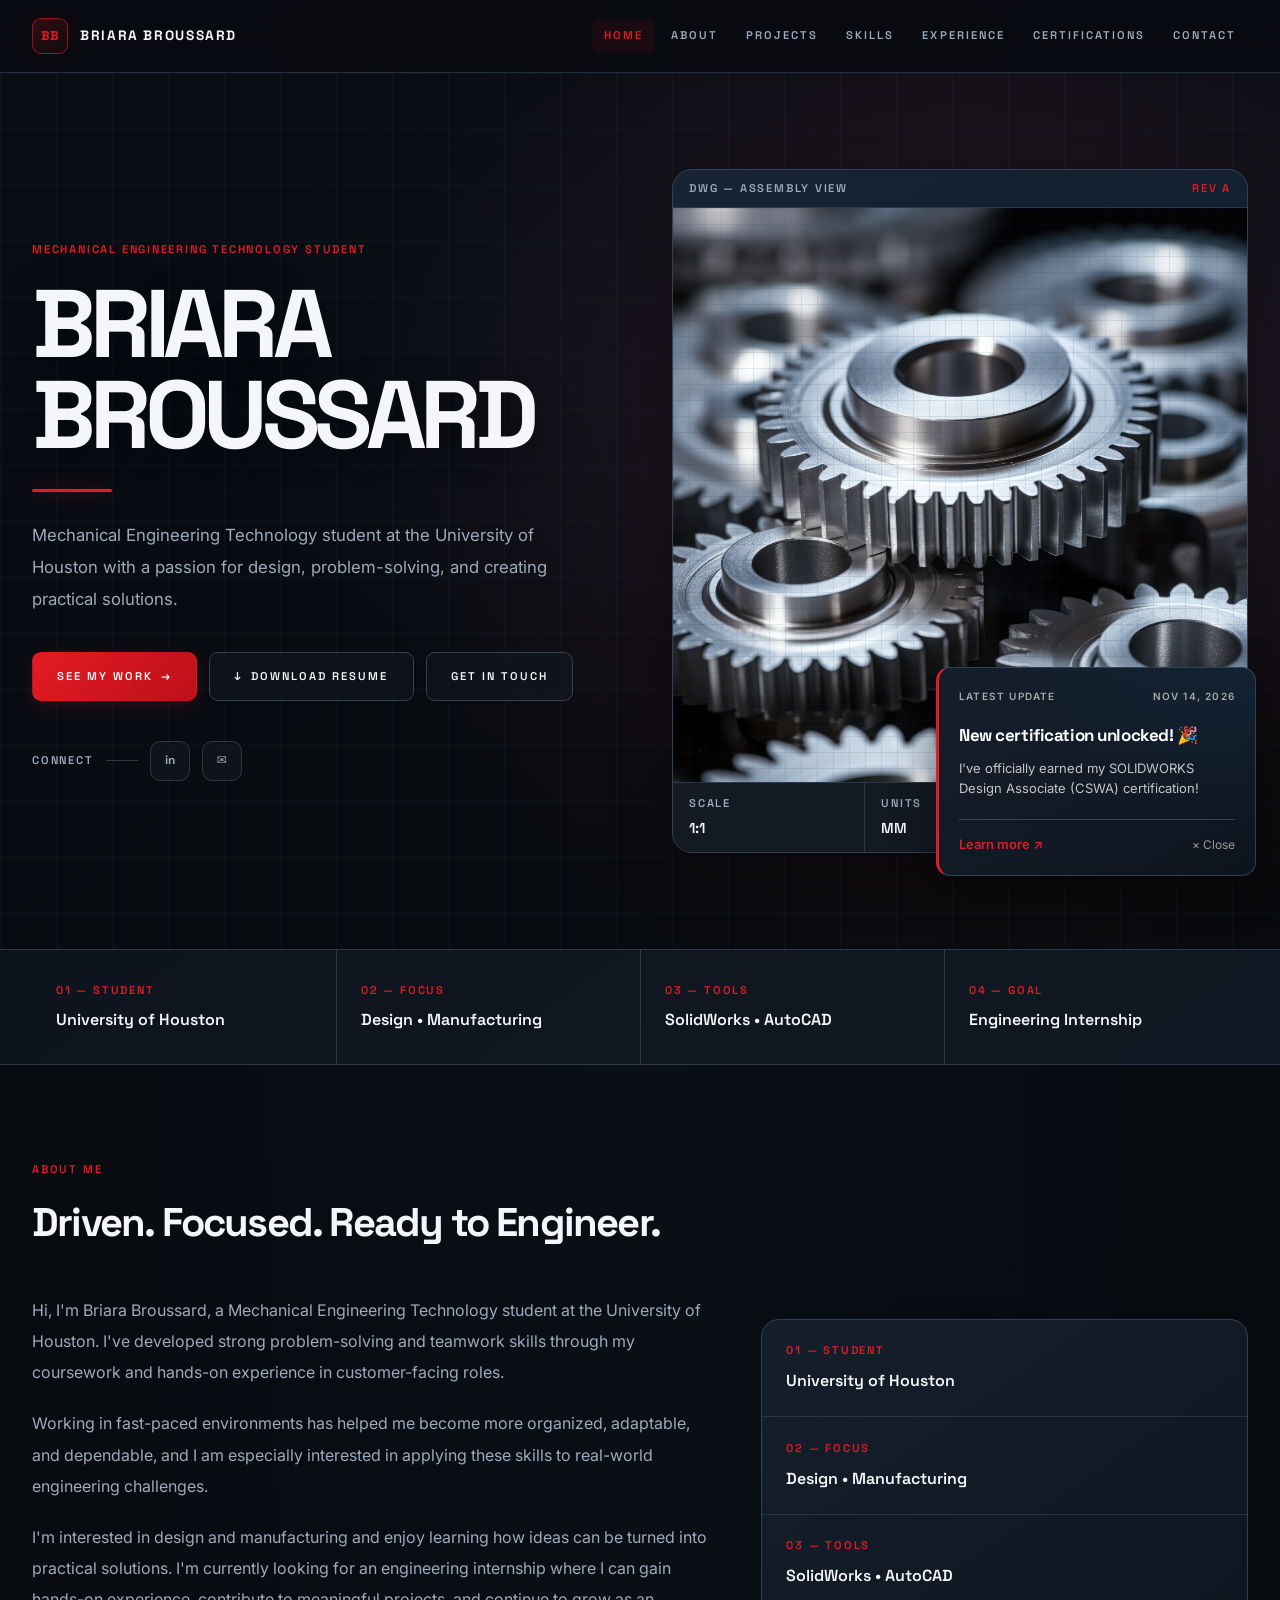
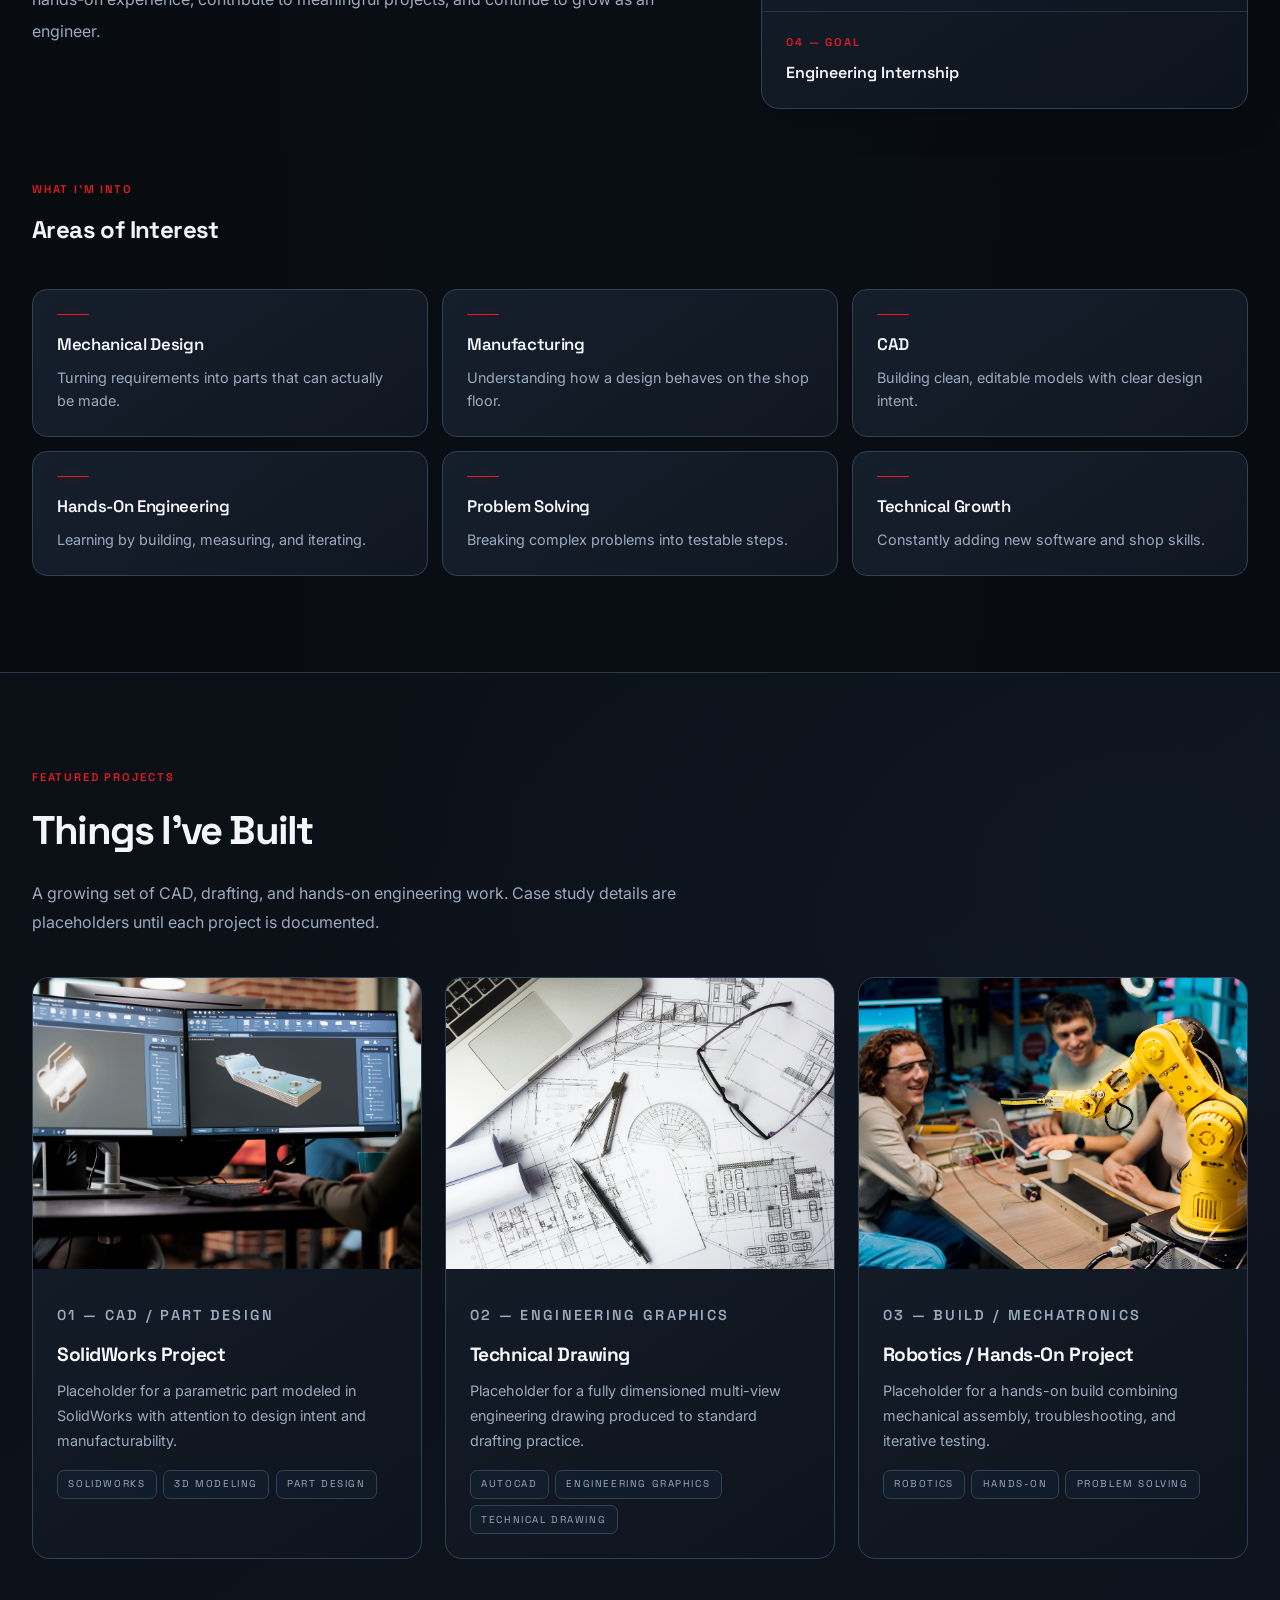
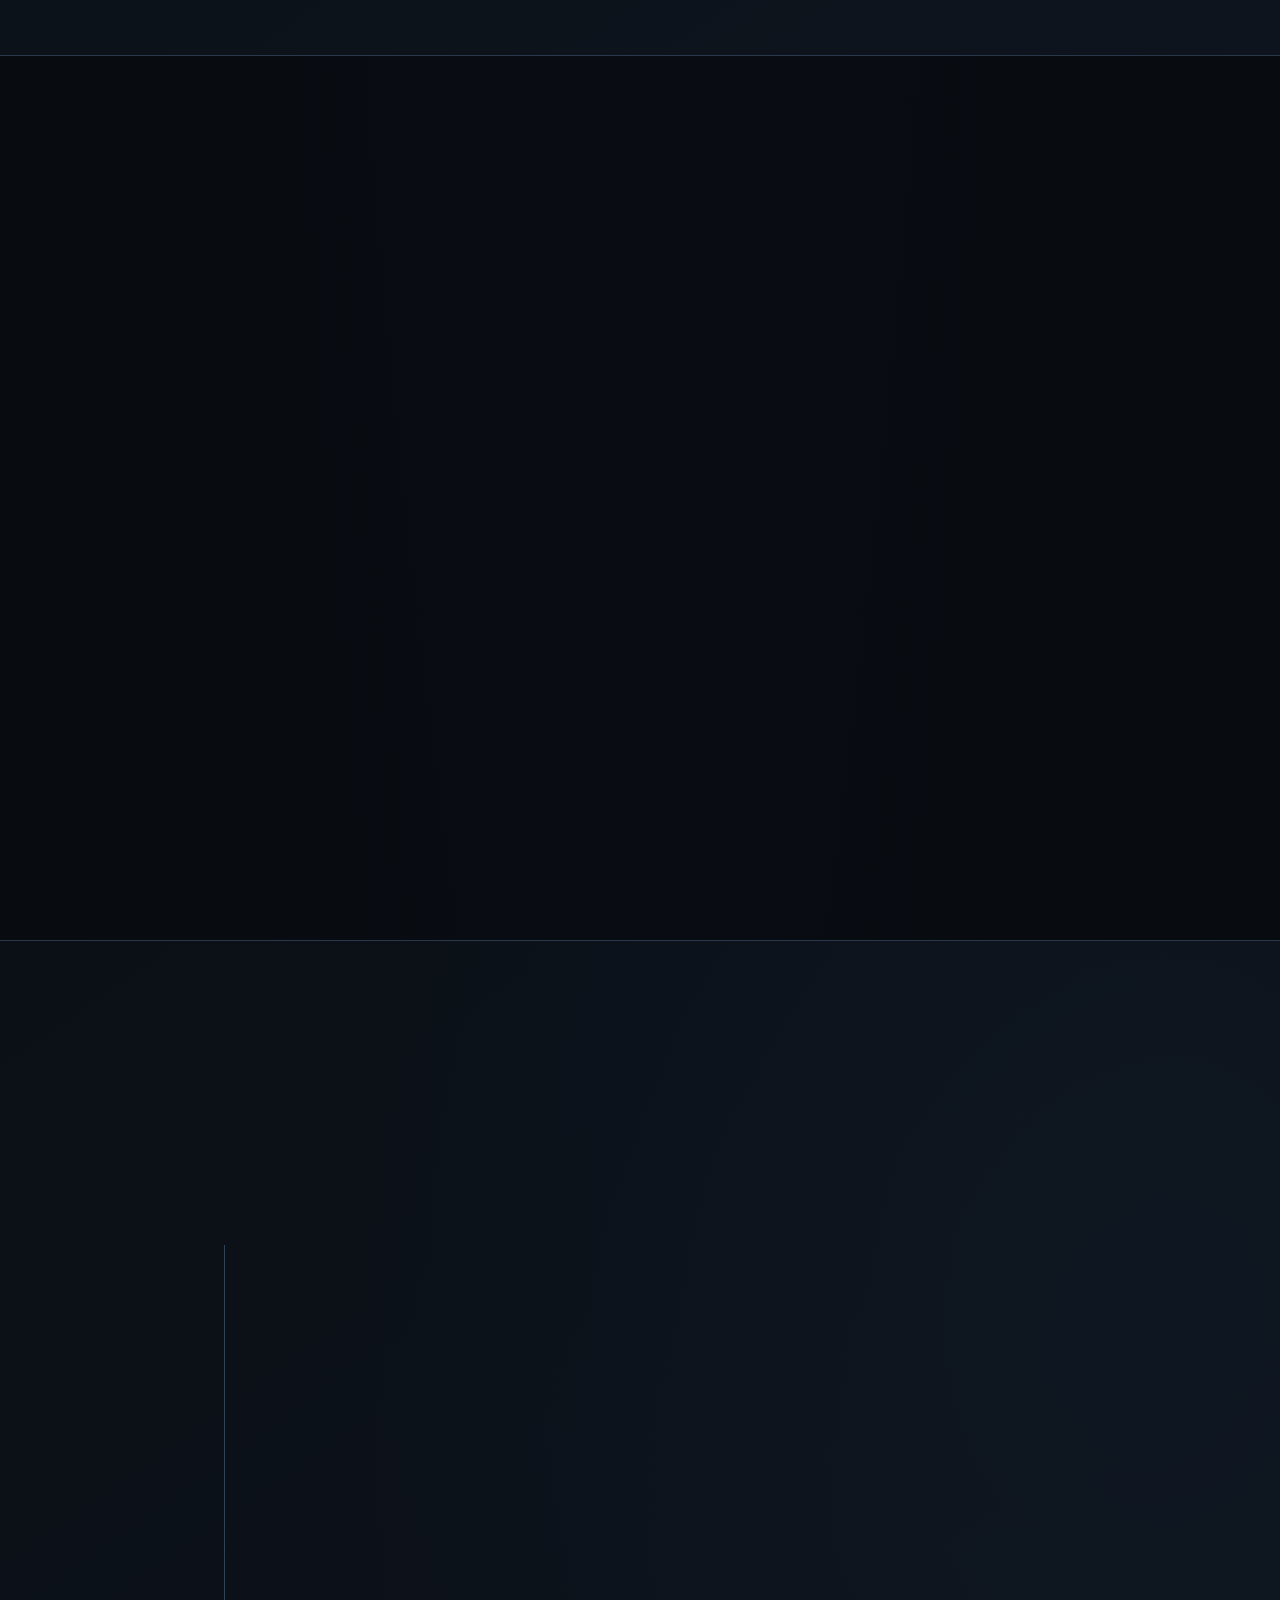
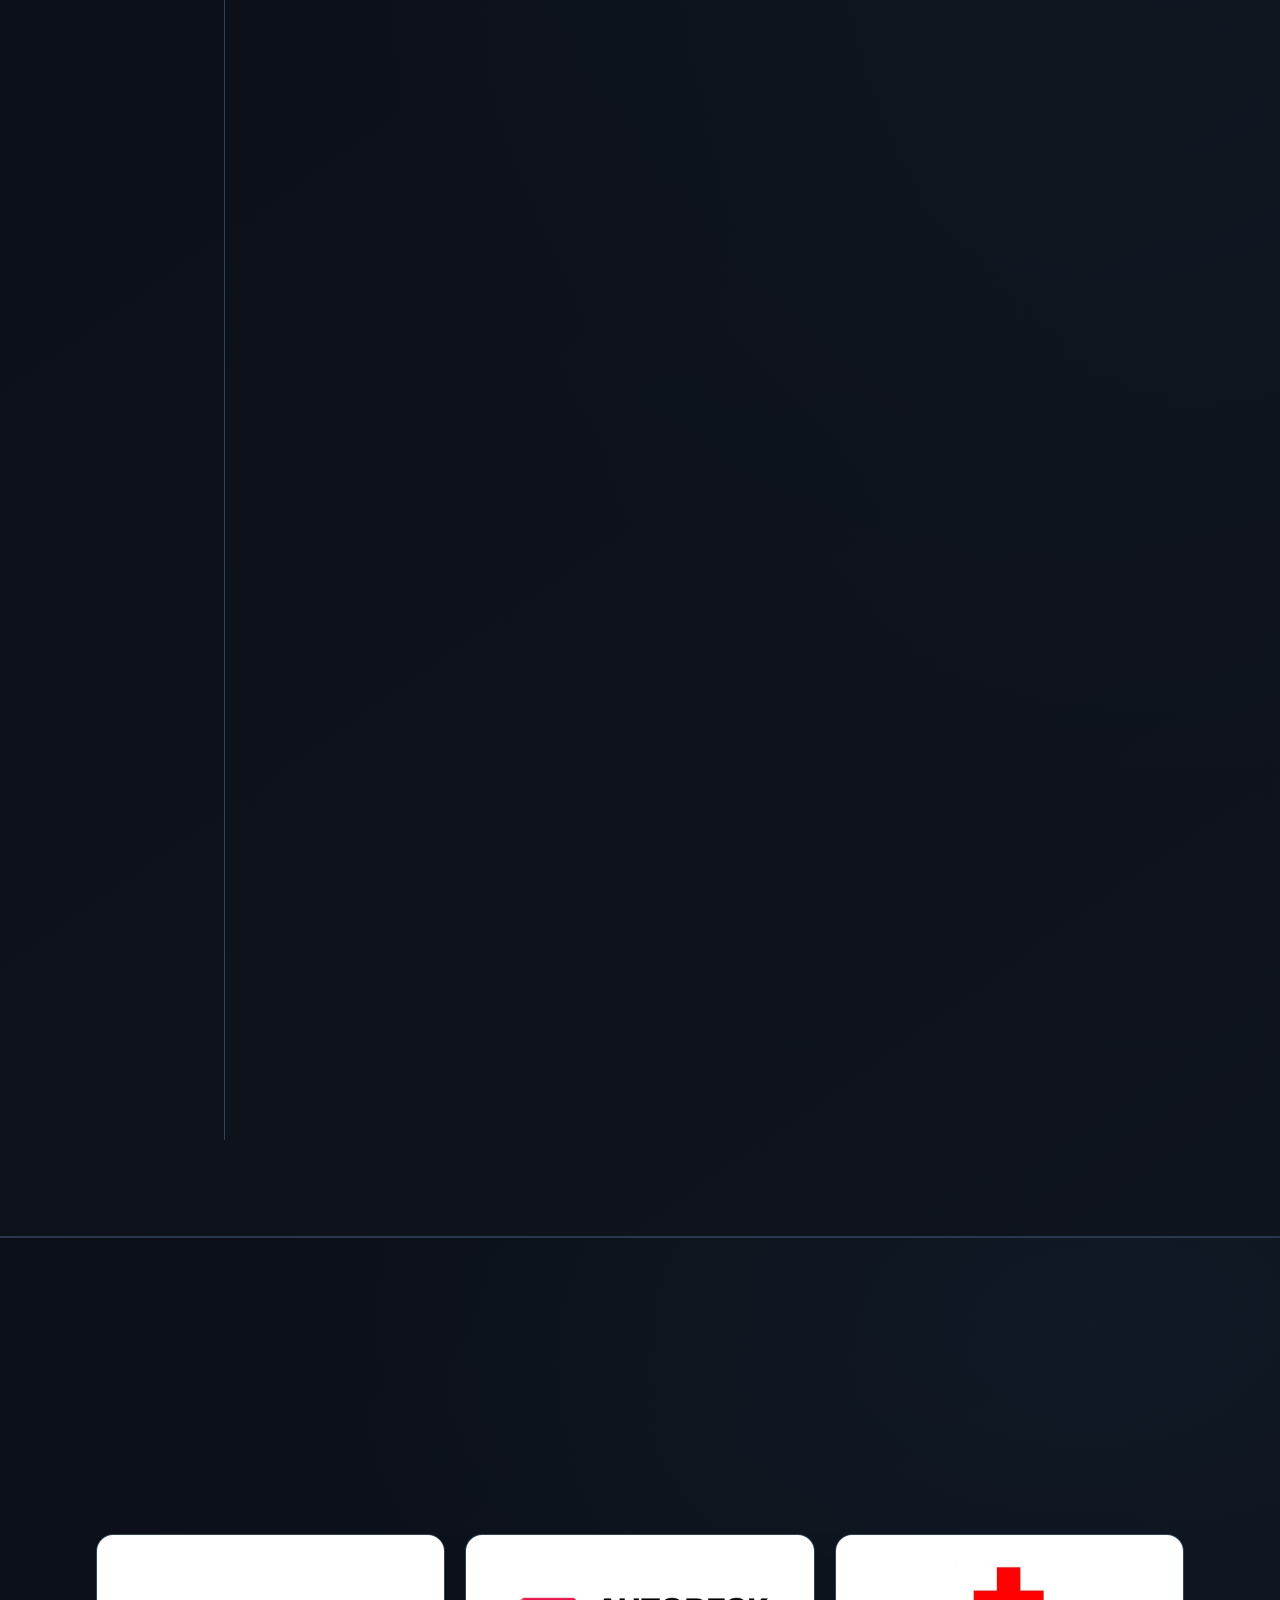
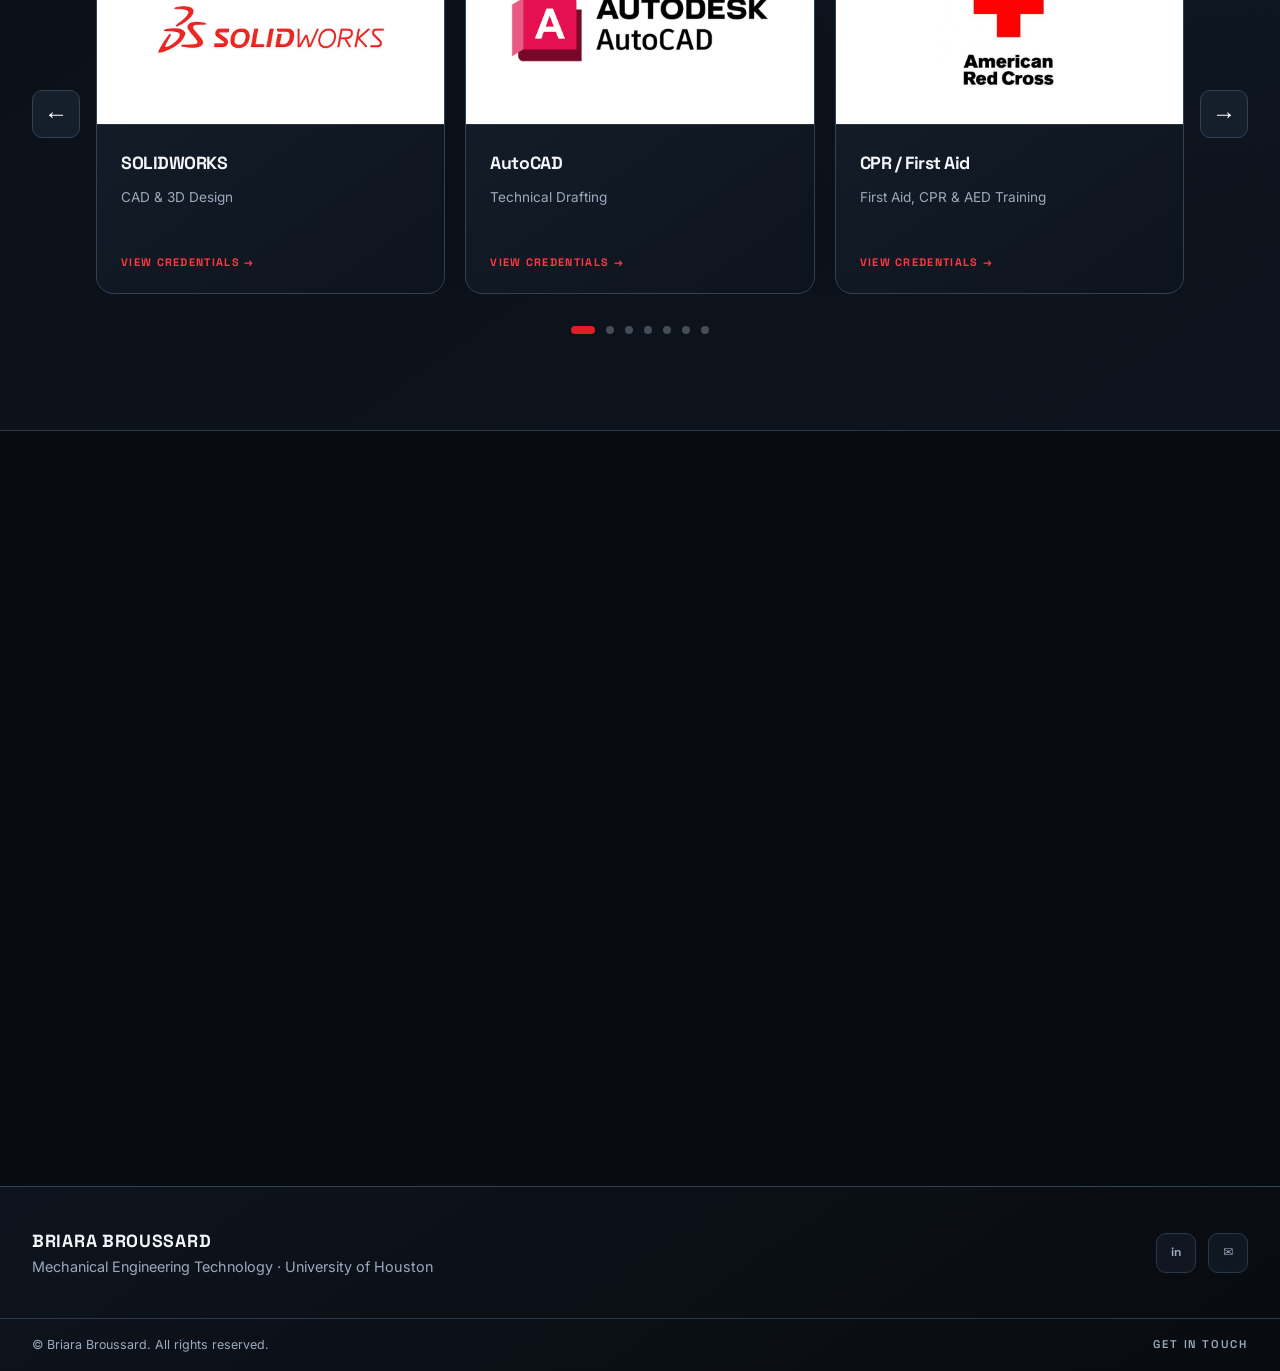
<file: index.html>
<!DOCTYPE html>
<html lang="en">
<head>
<meta charset="utf-8" />
<meta name="viewport" content="width=device-width, initial-scale=1" />
<title>Briara Broussard — Mechanical Engineering Technology Student</title>
<meta name="description" content="Portfolio of Briara Broussard, a Mechanical Engineering Technology student at the University of Houston seeking engineering internships in design and manufacturing." />
<meta property="og:title" content="Briara Broussard — Engineering Portfolio" />
<meta property="og:description" content="Mechanical Engineering Technology student at the University of Houston. CAD, technical drawing, and hands-on engineering projects." />
<meta property="og:type" content="website" />
<meta name="twitter:card" content="summary_large_image" />
<link rel="preconnect" href="https://fonts.googleapis.com" />
<link rel="preconnect" href="https://fonts.gstatic.com" crossorigin />
<link href="https://fonts.googleapis.com/css2?family=Space+Grotesk:wght@500;600;700&family=Inter:wght@400;500;600&display=swap" rel="stylesheet" />
<link rel="stylesheet" href="styles.css" />
</head>
<body>

<header class="nav" id="nav">
  <div class="nav-inner">
    <a class="brand" href="#home">
      <span class="brand-mark">BB</span>
      <span class="brand-name">BRIARA BROUSSARD</span>
    </a>
    <nav class="nav-links" id="navLinks">
      <a href="#home">HOME</a>
      <a href="#about">ABOUT</a>
      <a href="#projects">PROJECTS</a>
      <a href="#skills">SKILLS</a>
     <a href="#experience">EXPERIENCE</a>
<a href="#certifications">CERTIFICATIONS</a>
<a href="#contact">CONTACT</a>
    </nav>
    <button class="menu-btn" id="menuBtn" aria-label="Open menu" aria-expanded="false">
      <span></span><span></span><span></span>
    </button>
  </div>
  <nav class="mobile-nav" id="mobileNav">
    <a href="#home">HOME</a>
    <a href="#about">ABOUT</a>
    <a href="#projects">PROJECTS</a>
    <a href="#skills">SKILLS</a>
  <a href="#experience">EXPERIENCE</a>
<a href="#certifications">CERTIFICATIONS</a>
<a href="#contact">CONTACT</a>
  </nav>
</header>


<!-- HERO -->
<section id="home" class="hero">
  <div class="grid-bg"></div>
  <div class="hero-glow"></div>

  <div class="wrap hero-grid">

    <!-- LEFT SIDE: INTRO -->
    <div>
      <p class="label accent reveal">
        Mechanical Engineering Technology Student
      </p>

      <h1 class="reveal">BRIARA<br />BROUSSARD</h1>

      <div class="rule reveal"></div>

      <p class="lead reveal">
        Mechanical Engineering Technology student at the University of Houston with a passion
        for design, problem-solving, and creating practical solutions.
      </p>

      <!-- BUTTONS -->
      <div class="btn-row reveal">
        <a class="btn btn-primary" href="#projects">
          See My Work <span>&rarr;</span>
        </a>

        <a
          class="btn btn-ghost resume-btn"
          href="assets/Briara%20Broussard%20Internship%20Resume%20%283%29.pdf"
          target="_blank"
          rel="noopener noreferrer"
        >
          <span class="resume-icon" aria-hidden="true">↓</span>
          Download Resume
        </a>

        <a class="btn btn-ghost" href="#contact">
          Get In Touch
        </a>
      </div>

      <!-- CONNECT -->
      <div class="connect reveal">
        <span class="label muted">Connect</span>
        <span class="dash"></span>

        <a
          class="icon-btn"
          href="https://www.linkedin.com/in/briara-broussard-3104343b8/"
          target="_blank"
          rel="noopener"
          aria-label="LinkedIn"
        >in</a>

        <a
          class="icon-btn"
          href="mailto:Broussardbriara@gmail.com"
          aria-label="Email"
        >✉</a>
      </div>
    </div>

    <!-- RIGHT SIDE: GEAR FRAME -->
    <div class="reveal">
      <div class="dwg">

        <div class="dwg-head">
          <span class="label muted">DWG — ASSEMBLY VIEW</span>
          <span class="label accent">REV A</span>
        </div>

        <div class="dwg-body">
          <div class="grid-fine"></div>

          <img
            src="images/Gear.jpg"
            alt="Technical isometric render of a gear assembly with blueprint dimension lines"
          />
        </div>

        <div class="dwg-foot">
          <div>
            <p class="label muted">SCALE</p>
            <p class="dwg-val">1:1</p>
          </div>

          <div>
            <p class="label muted">UNITS</p>
            <p class="dwg-val">MM</p>
          </div>

          <div>
            <p class="label muted">SHEET</p>
            <p class="dwg-val">01 / 01</p>
          </div>
        </div>

      </div>
    </div>

  </div>
</section>

<!-- STAT STRIP -->
<section class="strip">
  <div class="wrap strip-grid">
    <div>
      <p class="label accent">01 — STUDENT</p>
      <p class="strip-val">University of Houston</p>
    </div>

    <div>
      <p class="label accent">02 — FOCUS</p>
      <p class="strip-val">Design • Manufacturing</p>
    </div>

    <div>
      <p class="label accent">03 — TOOLS</p>
      <p class="strip-val">SolidWorks • AutoCAD</p>
    </div>

    <div>
      <p class="label accent">04 — GOAL</p>
      <p class="strip-val">Engineering Internship</p>
    </div>
  </div>
</section>

<!-- ABOUT -->
<section id="about" class="section">
  <div class="wrap">
    <p class="label accent reveal">About Me</p>
    <h2 class="reveal">Driven. Focused. Ready to Engineer.</h2>
    <div class="about-grid">
      <div class="prose reveal">
        <p>Hi, I'm Briara Broussard, a Mechanical Engineering Technology student at the University of Houston. I've developed strong problem-solving and teamwork skills through my coursework and hands-on experience in customer-facing roles.</p>
        <p> Working in fast-paced environments has helped me become more organized, adaptable, and dependable, and I am especially interested in applying these skills to real-world engineering challenges.</p></p>
        <p class="strong"> I'm interested in design and manufacturing and enjoy learning how ideas can be turned into practical solutions. I'm currently looking for an engineering internship where I can gain hands-on experience, contribute to meaningful projects, and continue to grow as an engineer.</p>
      </div>
      <div class="reveal">
        <div class="stack">
          <div><p class="label accent">01 — Student</p><p class="stack-val">University of Houston</p></div>
          <div><p class="label accent">02 — Focus</p><p class="stack-val">Design • Manufacturing</p></div>
          <div><p class="label accent">03 — Tools</p><p class="stack-val">SolidWorks • AutoCAD</p></div>
          <div><p class="label accent">04 — Goal</p><p class="stack-val">Engineering Internship</p></div>
        </div>
      </div>
    </div>

    <p class="label accent mt-xl reveal">What I'm Into</p>
    <h3 class="reveal">Areas of Interest</h3>
    <div class="cell-grid reveal" id="interests"></div>
  </div>
</section>

<!-- PROJECTS -->
<section id="projects" class="section alt">
  <div class="wrap">
    <p class="label accent reveal">Featured Projects</p>
    <h2 class="reveal">Things I've Built</h2>
    <p class="section-intro reveal">A growing set of CAD, drafting, and hands-on engineering work. Case study details are placeholders until each project is documented.</p>
    <div class="project-grid" id="projects-grid"></div>
  </div>
</section>

<!-- SKILLS -->
<section id="skills" class="section">
  <div class="wrap">
    <p class="label accent reveal">Technical Skills</p>
    <h2 class="reveal">Tools I Use</h2>
    <p class="section-intro reveal">The software, engineering fundamentals, and professional habits I bring to a design or manufacturing team.</p>
    <div class="skills-grid">
      <div class="reveal">
        <p class="label accent">Software</p>
        <div class="stack" id="software"></div>
        <p class="fine">Indicators reflect self-assessed comfort level, not formal scoring.</p>
      </div>
      <div class="reveal">
        <p class="label accent">Engineering &amp; Professional Skills</p>
        <div class="chips" id="chips"></div>
        <div class="cert">
          <div class="grid-fine"></div>
          <div class="cert-inner">
            <p class="label accent">Certifications &amp; Training</p>
            <div>
              <h4>20+ Technical Certifications</h4>
              <p class="muted-text">AutoCAD, SolidProfessor, Everfi, MSI, and TEEX coursework and training programs.</p>
            </div>
            <div>
              <h4>American Red Cross</h4>
              <p class="muted-text">CPR / AED / First Aid certified.</p>
            </div>
          </div>
        </div>
      </div>
    </div>
  </div>
</section>

<!-- EXPERIENCE -->
<section id="experience" class="section alt">
  <div class="wrap narrow">
    <p class="label accent reveal">Experience</p>
    <h2 class="reveal">Where I've Worked</h2>
    <p class="section-intro reveal">Roles that built the reliability, organization, and communication habits I carry into engineering work.</p>
    <ol class="timeline" id="timeline"></ol>
  </div>
</section>

<!-- CERTIFICATIONS -->
<section id="certifications" class="section alt">
  <div class="wrap">
    <p class="label accent reveal">Certifications & Training</p>
    <h2 class="reveal">Certification <span class="accent">Gallery</span></h2>
    <p class="section-intro reveal">
      Explore my professional certifications and technical training.
    </p>

    <div class="cert-gallery">
      <button class="cert-arrow" id="certPrev" aria-label="Previous categories">
        &larr;
      </button>

      <div class="cert-track" id="certTrack"></div>

      <button class="cert-arrow" id="certNext" aria-label="Next categories">
        &rarr;
      </button>
    </div>

    <div class="cert-dots" id="certDots"></div>
  </div>
</section>

<!-- CONTACT -->
<section id="contact" class="section">
  <div class="wrap contact-grid">
    <div class="reveal">
      <p class="label accent">Contact</p>
      <h2>Let's Build Something</h2>
      <p class="section-intro">Actively seeking engineering internships. The fastest way to reach me is email.</p>
      <ul class="contact-list">
        <li><span class="label muted">Email</span><a href="mailto:Broussardbriara@gmail.com">Broussardbriara@gmail.com</a></li>
      <li><span class="label muted">Phone</span><a href="tel:+1‪(832)8194869‬">‪(832) 819-4869‬</a><small class="phone-note">Text First :) </small></li>
        <li><span class="label muted">Location</span><span>Houston, Texas</span></li>
      </ul>
      <div class="btn-row">
       <a class="btn btn-ghost" href="https://www.linkedin.com/in/briara-broussard-3104343b8/" target="_blank" rel="noopener">LinkedIn</a>
        <a class="btn btn-ghost" href="https://github.com" target="_blank" rel="noopener">GitHub</a>
      </div>
    </div>

    <form class="form reveal" id="contactForm" novalidate>
      <div class="field">
        <label class="label muted" for="name">Name</label>
        <input id="name" name="name" type="text" required placeholder="Your name" />
      </div>
      <div class="field">
        <label class="label muted" for="email">Email</label>
        <input id="email" name="email" type="email" required placeholder="you@company.com" />
      </div>
      <div class="field">
        <label class="label muted" for="message">Message</label>
        <textarea id="message" name="message" rows="5" required placeholder="Tell me about the role or project..."></textarea>
      </div>
      <button class="btn btn-primary" type="submit">Send Message <span>&rarr;</span></button>
      <p class="form-status" id="formStatus" role="status"></p>
    </form>
  </div>
</section>

<footer class="footer">
  <div class="wrap footer-top">
    <div>
      <p class="footer-name">BRIARA BROUSSARD</p>
      <p class="muted-text">Mechanical Engineering Technology · University of Houston</p>
    </div>
    <div class="connect">
    <a class="icon-btn" href="https://www.linkedin.com/in/briara-broussard-3104343b8/" target="_blank" rel="noopener" aria-label="LinkedIn">in</a>
      <a class="icon-btn" href="mailto:Broussardbriara@gmail.com" aria-label="Email">✉</a>
    </div>
  </div>
  <div class="footer-bottom">
    <div class="wrap footer-bottom-inner">
      <span>&copy; <span id="year"></span> Briara Broussard. All rights reserved.</span>
      <a class="label muted" href="#contact">Get in touch</a>
    </div>
  </div>
</footer>

  <div class="site-update" id="siteUpdate">
  <div class="site-update-header">
    <span>LATEST UPDATE</span>
    <span>NOV 14, 2026</span>
  </div>

  <h3>New certification unlocked! 🎉</h3>

  <p>
    I've officially earned my SOLIDWORKS Design Associate (CSWA)
    certification!
  </p>

  <div class="site-update-footer">
    <a href="https://lnkd.in/p/ePTFX_XG"
       target="_blank"
       rel="noopener noreferrer">
      Learn more ↗
    </a>

    <button type="button" id="closeUpdate">× Close</button>
  </div>
</div>

<script src="script.js" defer></script>

<!-- CERTIFICATION POPUP -->
<div class="cert-modal" id="certModal" aria-hidden="true">
  <div class="cert-modal-content" role="dialog" aria-modal="true" aria-labelledby="certModalTitle">

    <button class="cert-modal-close" id="certModalClose" aria-label="Close popup">
      &times;
    </button>

    <p class="label accent">CERTIFICATION DETAILS</p>

    <h2 id="certModalTitle">Certification Name</h2>

 <div class="cert-modal-gallery" id="certModalGallery"></div>

  </div>
</div>

</body>
</html>
</file>
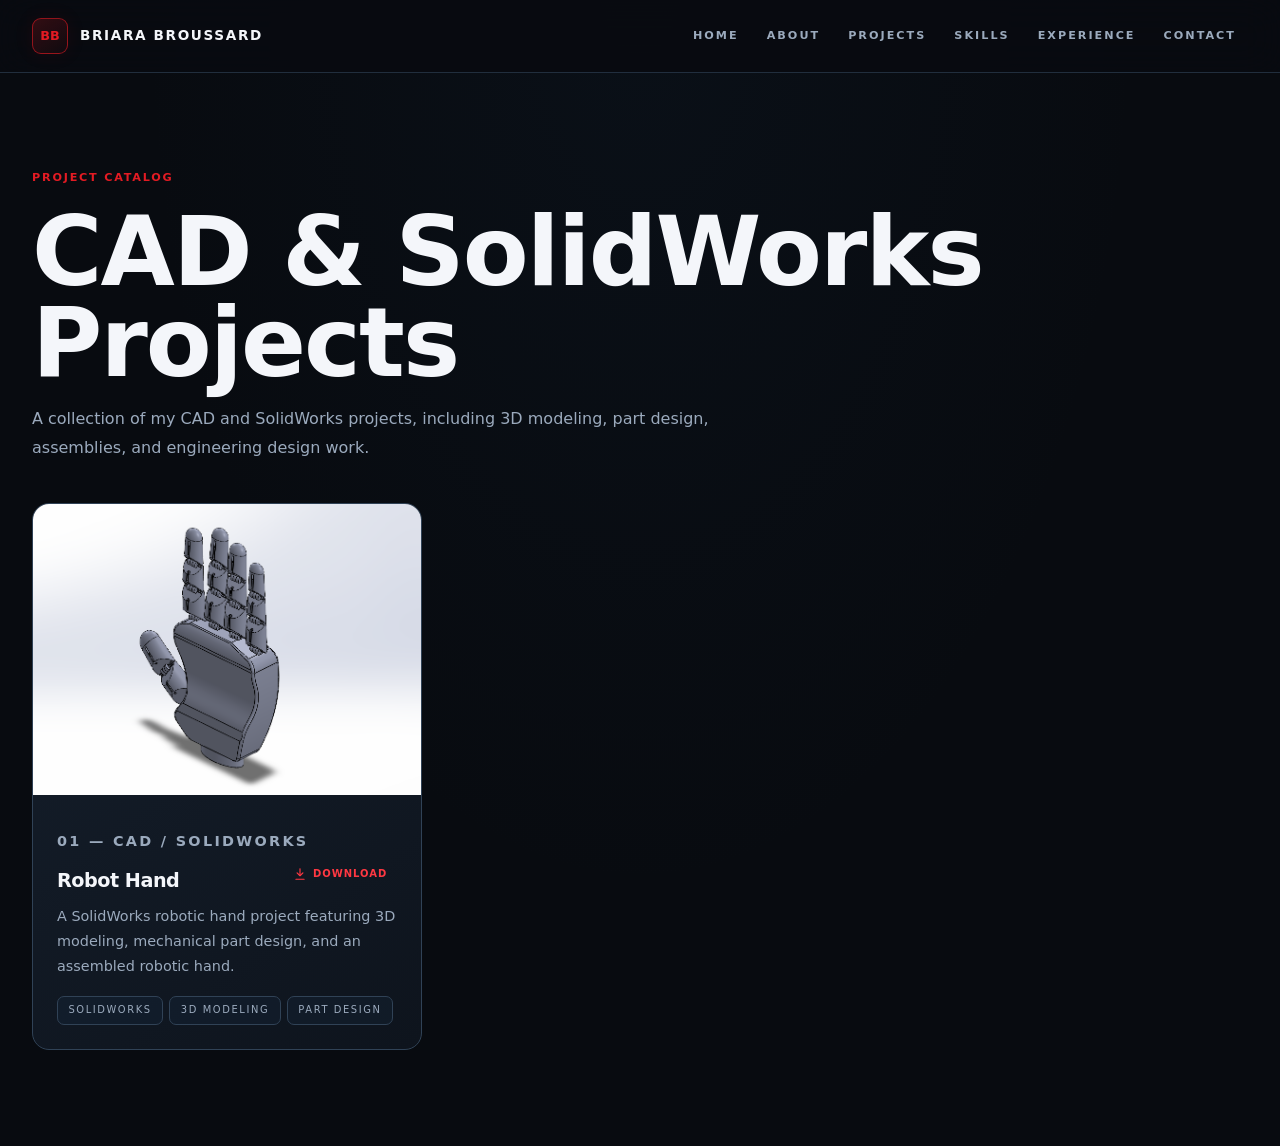
<file: projects/cad.html>
<!DOCTYPE html>
<html lang="en">
<head>
  <meta charset="UTF-8">
  <meta name="viewport" content="width=device-width, initial-scale=1.0">

  <title>CAD & SolidWorks Projects — Briara Broussard</title>

  <link rel="stylesheet" href="../styles.css">
</head>

<body>

  <!-- NAVIGATION -->
  <header class="nav">
    <div class="nav-inner">
      <a class="brand" href="../index.html">
        <span class="brand-mark">BB</span>
        <span class="brand-name">BRIARA BROUSSARD</span>
      </a>

      <nav class="nav-links">
        <a href="../index.html">HOME</a>
        <a href="../index.html#about">ABOUT</a>
        <a href="../index.html#projects">PROJECTS</a>
        <a href="../index.html#skills">SKILLS</a>
        <a href="../index.html#experience">EXPERIENCE</a>
        <a href="../index.html#contact">CONTACT</a>
      </nav>
    </div>
  </header>

  <!-- CAD PROJECTS -->
  <main class="section">
    <div class="wrap">

      <p class="label accent">PROJECT CATALOG</p>

      <h1>CAD & SolidWorks Projects</h1>

      <p class="section-intro">
        A collection of my CAD and SolidWorks projects, including 3D modeling,
        part design, assemblies, and engineering design work.
      </p>

      <div class="project-grid">

        <!-- ROBOT HAND PROJECT -->
        <article class="project">

          <!-- PROJECT IMAGE -->
          <div class="project-img">
            <img
              src="../Image%20.png"
              alt="Robot Hand CAD project"
            >
          </div>

          <!-- PROJECT DESCRIPTION -->
          <div class="project-body">

            <p class="label accent">01 — CAD / SOLIDWORKS</p>

            <div class="project-title-row">
              <h3>Robot Hand</h3>

              <a
                class="download-btn"
                href="../downloads/robot-hand/Robot%20Hand.zip"
                download
                aria-label="Download Robot Hand CAD files"
              >
                <svg viewBox="0 0 24 24" aria-hidden="true">
                  <path d="M12 3v11"></path>
                  <path d="m7 10 5 5 5-5"></path>
                  <path d="M5 21h14"></path>
                </svg>
                DOWNLOAD
              </a>
            </div>

            <p>
              A SolidWorks robotic hand project featuring 3D modeling,
              mechanical part design, and an assembled robotic hand.
            </p>

            <div class="tags">
              <span class="tag">SOLIDWORKS</span>
              <span class="tag">3D MODELING</span>
              <span class="tag">PART DESIGN</span>
            </div>

          </div>
        </article>

      </div>
    </div>
  </main>

</body>
</html>
</file>
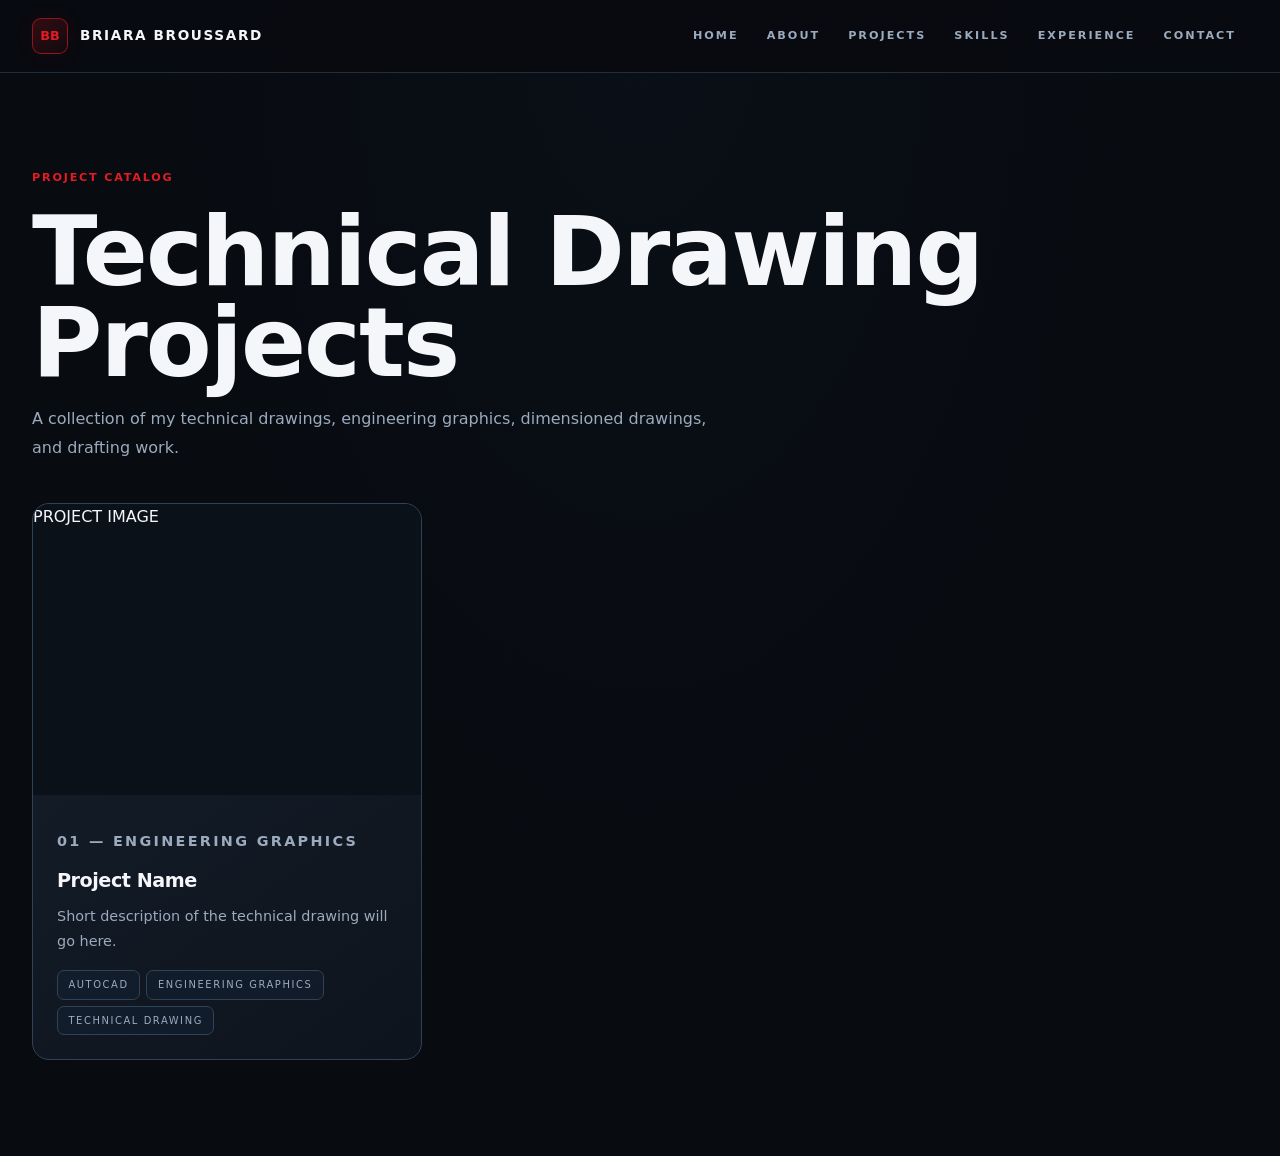
<file: projects/drawings.html>
<!DOCTYPE html>
<html lang="en">
<head>
  <meta charset="UTF-8">
  <meta name="viewport" content="width=device-width, initial-scale=1.0">

  <title>Technical Drawing Projects — Briara Broussard</title>

  <link rel="stylesheet" href="../styles.css">
</head>

<body>

  <header class="nav">
    <div class="nav-inner">
      <a class="brand" href="../index.html">
        <span class="brand-mark">BB</span>
        <span class="brand-name">BRIARA BROUSSARD</span>
      </a>

      <nav class="nav-links">
        <a href="../index.html">HOME</a>
        <a href="../index.html#about">ABOUT</a>
        <a href="../index.html#projects">PROJECTS</a>
        <a href="../index.html#skills">SKILLS</a>
        <a href="../index.html#experience">EXPERIENCE</a>
        <a href="../index.html#contact">CONTACT</a>
      </nav>
    </div>
  </header>

  <main class="section">
    <div class="wrap">

      <p class="label accent">PROJECT CATALOG</p>

      <h1>Technical Drawing Projects</h1>

      <p class="section-intro">
        A collection of my technical drawings, engineering graphics,
        dimensioned drawings, and drafting work.
      </p>

      <div class="project-grid">

        <!-- PROJECT 1 -->
        <article class="project">
          <div class="project-img">
            <div class="project-placeholder">
              PROJECT IMAGE
            </div>
          </div>

          <div class="project-body">
            <p class="label accent">01 — ENGINEERING GRAPHICS</p>

            <h3>Project Name</h3>

            <p>
              Short description of the technical drawing will go here.
            </p>

            <div class="tags">
              <span class="tag">AUTOCAD</span>
              <span class="tag">ENGINEERING GRAPHICS</span>
              <span class="tag">TECHNICAL DRAWING</span>
            </div>
          </div>
        </article>

      </div>

    </div>
  </main>

</body>
</html>
</file>
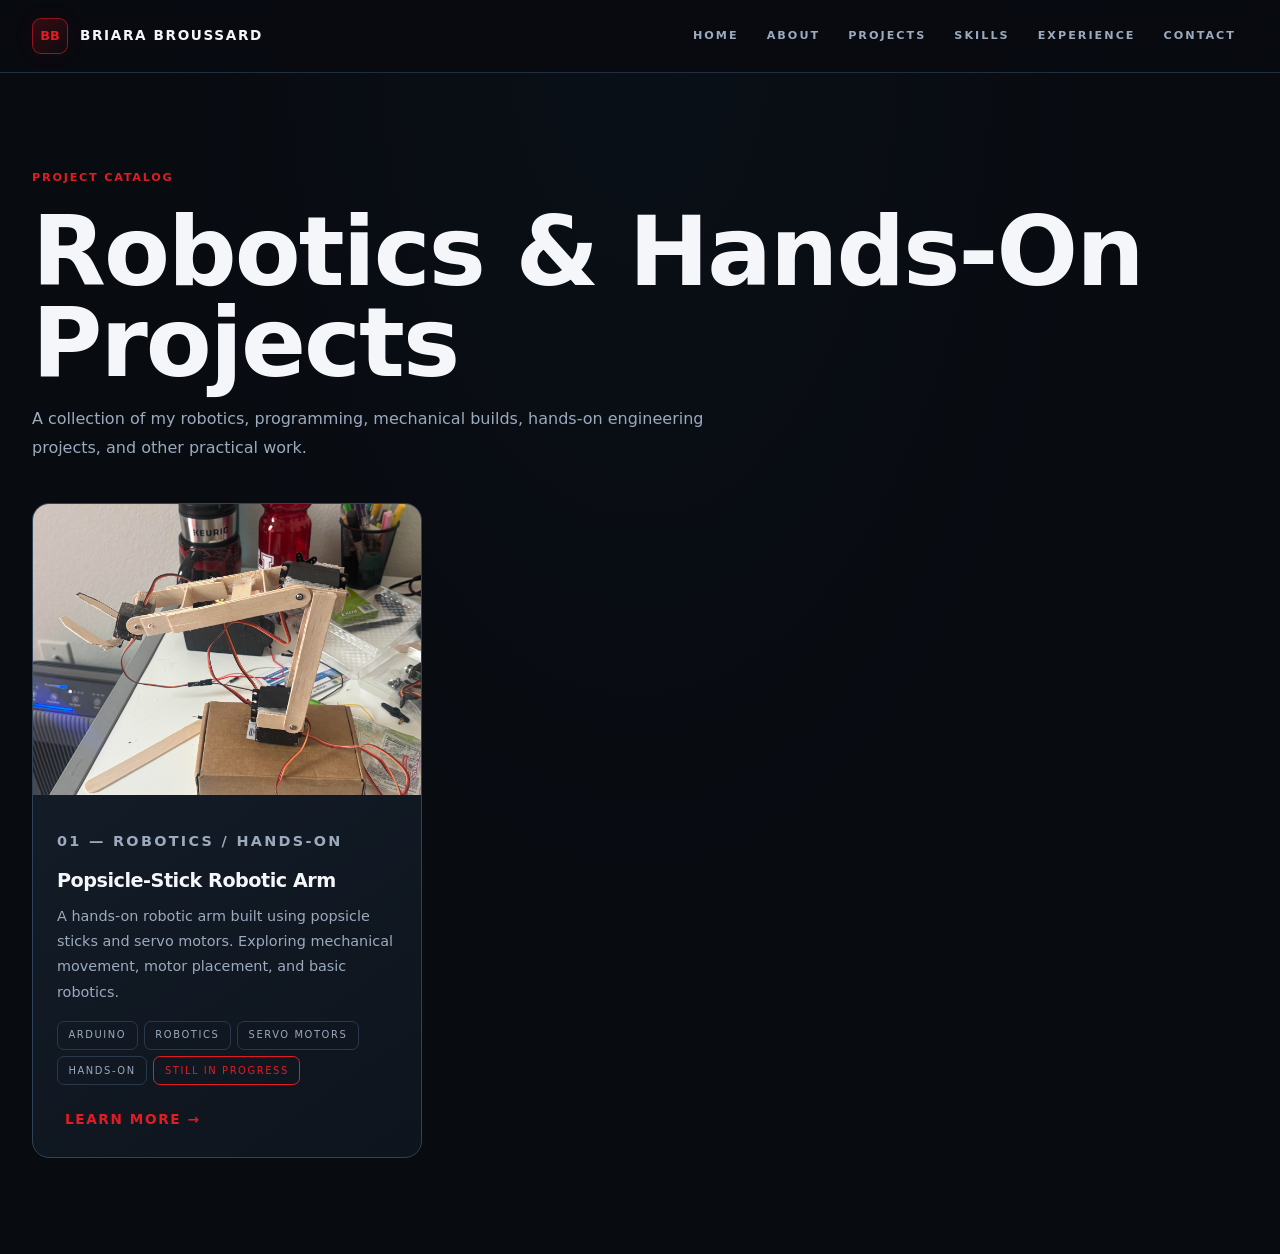
<file: projects/robotics.html>
<!DOCTYPE html>
<html lang="en">
<head>
  <meta charset="UTF-8">
  <meta name="viewport" content="width=device-width, initial-scale=1.0">
  <title>Robotics & Hands-On Projects — Briara Broussard</title>
  <link rel="stylesheet" href="../styles.css">
</head>

<body>

  <header class="nav">
    <div class="nav-inner">
      <a class="brand" href="../index.html">
        <span class="brand-mark">BB</span>
        <span class="brand-name">BRIARA BROUSSARD</span>
      </a>

      <nav class="nav-links">
        <a href="../index.html">HOME</a>
        <a href="../index.html#about">ABOUT</a>
        <a href="../index.html#projects">PROJECTS</a>
        <a href="../index.html#skills">SKILLS</a>
        <a href="../index.html#experience">EXPERIENCE</a>
        <a href="../index.html#contact">CONTACT</a>
      </nav>
    </div>
  </header>

  <main class="section robotics-catalog">
    <div class="wrap">

      <p class="label accent">PROJECT CATALOG</p>
      <h1>Robotics & Hands-On Projects</h1>

      <p class="section-intro">
        A collection of my robotics, programming, mechanical builds,
        hands-on engineering projects, and other practical work.
      </p>

      <div class="project-grid">

        <article class="project">

          <div class="project-img">
         <img src="../images/Pop%20Robot%20Arm.jpg" alt="Popsicle-stick robotic arm prototype">
          </div>

          <div class="project-body">

            <p class="label accent">01 — ROBOTICS / HANDS-ON</p>

            <h3>Popsicle-Stick Robotic Arm</h3>

            <p>
              A hands-on robotic arm built using popsicle sticks and
              servo motors. Exploring mechanical movement, motor
              placement, and basic robotics.
            </p>

          <div class="tags">
  <span class="tag">ARDUINO</span>
  <span class="tag">ROBOTICS</span>
  <span class="tag">SERVO MOTORS</span>
  <span class="tag">HANDS-ON</span>
  <span class="tag tag-progress">STILL IN PROGRESS</span>
</div>

            <button class="learn-more-btn" id="openProject">
              LEARN MORE →
            </button>

          </div>
        </article>

      </div>
    </div>
  </main>

  <!-- PROJECT POPUP -->
  <dialog class="project-modal" id="projectModal">

    <button class="modal-close" id="closeProject" aria-label="Close">
      &times;
    </button>

    <div class="modal-layout">

      <!-- LARGE PROJECT PHOTO -->
      <div class="modal-image">
       <img src="../images/Pop%20Robot%20Arm.jpg" alt="Popsicle-stick robotic arm prototype">
      </div>

      <!-- PROJECT INFORMATION -->
      <div class="modal-description">

        <div class="modal-heading">
          <span class="brand-mark">BB</span>
          <div>
            <strong>BRIARA BROUSSARD</strong>
            <p class="label muted">ROBOTICS PROJECT</p>
          </div>
        </div>

        <div class="modal-details">

          <p class="label accent">01 — ROBOTICS / HANDS-ON</p>

          <h2>Popsicle-Stick Robotic Arm</h2>

          <p class="progress-note">
            <span class="progress-dot"></span>
            IN PROGRESS
          </p>

          <h3>Project Overview</h3>

          <p>
            This project involves building a small robotic arm using
            popsicle sticks, servo motors, and an Arduino-based control
            setup. The goal is to create a working arm that can move
            through different positions and operate a small claw.
          </p>

          <h3>Design & Construction</h3>

          <p>
            The frame was assembled using popsicle sticks to create
            the arm structure and moving joints. Servo motors were
            added to control different sections of the arm.
          </p>

          <h3>Testing & Improvements</h3>

          <p>
            The prototype is being tested as the motors and mechanical
            structure are adjusted. Future improvements will focus on
            smoother movement, better stability, and improving the
            overall design.
          </p>

          <p class="modal-footer-note">
            More photos and project updates will be added as development
            continues.
          </p>

        </div>

      </div>

    </div>
  </dialog>

  <script>
    const modal = document.getElementById("projectModal");
    const openButton = document.getElementById("openProject");
    const closeButton = document.getElementById("closeProject");

    openButton.addEventListener("click", () => {
      modal.showModal();
    });

    closeButton.addEventListener("click", () => {
      modal.close();
    });

    modal.addEventListener("click", (event) => {
      if (event.target === modal) {
        modal.close();
      }
    });
  </script>

</body>
</html>
</file>
<file: styles.css>
/* Briara Broussard — engineering portfolio
   Dark industrial / blueprint design system */

:root {
  --background: #080a0d;
  --foreground: #f5f5f5;
  --surface: #0d1014;
  --surface-alt: #12161b;
  --primary: #e31b23;
  --primary-bright: #ff2b35;
  --muted: #a7adb5;
  --border: #22272e;
  --blueprint: #1b3b5a;
  --font-display: "Space Grotesk", ui-sans-serif, system-ui, sans-serif;
  --font-sans: "Inter", ui-sans-serif, system-ui, sans-serif;
}

* { box-sizing: border-box; margin: 0; padding: 0; }

html { scroll-behavior: smooth; scroll-padding-top: 4rem; }

body {
  background: var(--background);
  color: var(--foreground);
  font-family: var(--font-sans);
  line-height: 1.6;
  -webkit-font-smoothing: antialiased;
}

h1, h2, h3, h4, .brand-name { font-family: var(--font-display); letter-spacing: -0.02em; }
h1 { font-size: clamp(3rem, 8vw, 6rem); font-weight: 700; line-height: 0.95; margin-top: 1.25rem; }
h2 { font-size: clamp(1.9rem, 4vw, 2.5rem); font-weight: 700; margin-top: 0.75rem; }
h3 { font-size: 1.5rem; font-weight: 700; margin-top: 0.75rem; }
h4 { font-size: 1.05rem; font-weight: 600; }

a { color: inherit; text-decoration: none; }
img { display: block; max-width: 100%; }

.wrap { max-width: 80rem; margin: 0 auto; padding: 0 1.25rem; }
.wrap.narrow { max-width: 56rem; }
@media (min-width: 640px) { .wrap { padding: 0 2rem; } }

.label {
  font-family: var(--font-display);
  font-size: 0.7rem;
  font-weight: 600;
  letter-spacing: 0.18em;
  text-transform: uppercase;
}
.accent { color: var(--primary); }
.muted { color: var(--muted); }
.muted-text { color: var(--muted); font-size: 0.9rem; }
.fine { color: var(--muted); font-size: 0.75rem; margin-top: 1rem; }
.strong { color: var(--foreground); }
.mt-xl { margin-top: 4.5rem; display: block; }

.section { padding: 5rem 0; }
.section.alt { background: var(--surface); border-top: 1px solid var(--border); border-bottom: 1px solid var(--border); }
.section-intro { color: var(--muted); max-width: 42rem; margin-top: 1rem; }

/* Blueprint backgrounds */
.grid-bg, .grid-fine {
  position: absolute; inset: 0; pointer-events: none;
}
.grid-bg {
  background-image:
    linear-gradient(to right, rgba(27, 59, 90, 0.35) 1px, transparent 1px),
    linear-gradient(to bottom, rgba(27, 59, 90, 0.35) 1px, transparent 1px);
  background-size: 56px 56px;
  opacity: 0.5;
}
.grid-fine {
  background-image:
    linear-gradient(to right, rgba(27, 59, 90, 0.4) 1px, transparent 1px),
    linear-gradient(to bottom, rgba(27, 59, 90, 0.4) 1px, transparent 1px);
  background-size: 16px 16px;
  opacity: 0.25;
  z-index: 1;
}

/* Nav */
.nav {
  position: sticky; top: 0; z-index: 50;
  background: rgba(8, 10, 13, 0.85);
  backdrop-filter: blur(12px);
  border-bottom: 1px solid var(--border);
}
.nav-inner {
  max-width: 80rem; margin: 0 auto; height: 4rem;
  padding: 0 1.25rem; display: flex; align-items: center; justify-content: space-between;
}
@media (min-width: 640px) { .nav-inner { padding: 0 2rem; } }
.brand { display: flex; align-items: center; gap: 0.75rem; }
.brand-mark {
  display: grid; place-items: center; width: 2.25rem; height: 2.25rem;
  border: 1px solid rgba(227, 27, 35, 0.6); background: rgba(227, 27, 35, 0.1);
  color: var(--primary); font-family: var(--font-display); font-weight: 700; font-size: 0.8rem;
  transition: background 0.2s, color 0.2s;
}
.brand:hover .brand-mark { background: var(--primary); color: #fff; }
.brand-name { font-size: 0.85rem; font-weight: 700; letter-spacing: 0.14em; }
.nav-links { display: none; gap: 0.25rem; }
@media (min-width: 1024px) { .nav-links { display: flex; } .menu-btn { display: none !important; } }
.nav-links a, .mobile-nav a {
  font-family: var(--font-display); font-size: 0.7rem; font-weight: 600;
  letter-spacing: 0.18em; text-transform: uppercase; color: var(--muted);
  padding: 0.5rem 0.75rem; transition: color 0.2s;
}
.nav-links a:hover, .mobile-nav a:hover { color: var(--foreground); }
.nav-links a.active, .mobile-nav a.active { color: var(--primary); }
.menu-btn {
  display: grid; place-items: center; gap: 4px; width: 2.5rem; height: 2.5rem;
  border: 1px solid var(--border); background: transparent; cursor: pointer;
}
.menu-btn span { display: block; width: 16px; height: 1.5px; background: var(--foreground); }
.mobile-nav { display: none; flex-direction: column; background: var(--surface); border-top: 1px solid var(--border); padding: 0.5rem 1.25rem; }
.mobile-nav.open { display: flex; }
.mobile-nav a { border-bottom: 1px solid rgba(34, 39, 46, 0.6); padding: 1rem 0; }
.mobile-nav a:last-child { border-bottom: 0; }

/* Hero */
.hero { position: relative; overflow: hidden; }
.hero-glow {
  position: absolute; inset: 0; pointer-events: none;
  background: radial-gradient(circle at 70% 35%, rgba(227, 27, 35, 0.14), transparent 60%);
}
.hero-grid {
  position: relative; display: grid; gap: 3.5rem; align-items: center;
  padding-top: 4rem; padding-bottom: 4rem;
}
@media (min-width: 1024px) {
  .hero-grid { grid-template-columns: 1fr 1fr; gap: 4rem; padding-top: 7rem; padding-bottom: 7rem; }
}
.rule { height: 3px; width: 6rem; background: var(--primary); margin-top: 1.75rem; }
.lead { color: var(--muted); font-size: 1.05rem; max-width: 34rem; margin-top: 1.75rem; }

.btn-row { display: flex; flex-wrap: wrap; gap: 0.75rem; margin-top: 2.25rem; }
.btn {
  display: inline-flex; align-items: center; gap: 0.5rem;
  font-family: var(--font-display); font-size: 0.7rem; font-weight: 600;
  letter-spacing: 0.18em; text-transform: uppercase;
  padding: 0.9rem 1.5rem; border: 1px solid transparent; cursor: pointer;
  transition: background 0.2s, color 0.2s, border-color 0.2s;
}
.btn-primary { background: var(--primary); color: #fff; }
.btn-primary:hover { background: var(--primary-bright); }
.btn-ghost { border-color: var(--border); color: var(--foreground); background: transparent; }
.btn-ghost:hover { border-color: var(--primary); color: var(--primary); }
.btn span { transition: transform 0.2s; }
.btn:hover span { transform: translateX(4px); }

.connect { display: flex; align-items: center; gap: 0.75rem; margin-top: 2.5rem; }
.dash { width: 2rem; height: 1px; background: var(--border); }
.icon-btn {
  display: grid; place-items: center; width: 2.5rem; height: 2.5rem;
  border: 1px solid var(--border); color: var(--muted);
  font-family: var(--font-display); font-size: 0.75rem; font-weight: 700;
  transition: border-color 0.2s, color 0.2s;
}
.icon-btn:hover { border-color: var(--primary); color: var(--primary); }

/* Drawing card */
.dwg { position: relative; border: 1px solid var(--border); background: var(--surface); }
.dwg-head { display: flex; justify-content: space-between; padding: 0.6rem 1rem; border-bottom: 1px solid var(--border); }
.dwg-body { position: relative; aspect-ratio: 1 / 1; background: var(--surface-alt); }
.dwg-body img { width: 100%; height: 100%; object-fit: cover; }
.dwg-foot { display: grid; grid-template-columns: repeat(3, 1fr); border-top: 1px solid var(--border); }
.dwg-foot > div { padding: 0.75rem 1rem; border-left: 1px solid var(--border); }
.dwg-foot > div:first-child { border-left: 0; }
.dwg-val { font-family: var(--font-display); font-weight: 600; font-size: 0.9rem; margin-top: 0.25rem; }

/* Strip */
.strip { background: var(--surface); border-top: 1px solid var(--border); border-bottom: 1px solid var(--border); }
.strip-grid { display: grid; grid-template-columns: repeat(2, 1fr); }
@media (min-width: 1024px) { .strip-grid { grid-template-columns: repeat(4, 1fr); } }
.strip-grid > div { padding: 2rem 0.5rem; }
@media (min-width: 1024px) { .strip-grid > div { padding: 2rem 1.5rem; border-left: 1px solid var(--border); } .strip-grid > div:first-child { border-left: 0; } }
.strip-val { font-family: var(--font-display); font-weight: 600; font-size: 1.05rem; margin-top: 0.5rem; }

/* About */
.about-grid { display: grid; gap: 3.5rem; margin-top: 2.5rem; }
@media (min-width: 1024px) { .about-grid { grid-template-columns: 1.4fr 1fr; } }
.prose p { color: var(--muted); margin-bottom: 1.25rem; }
.stack { border: 1px solid var(--border); background: var(--surface); margin-top: 1.5rem; }
.stack > div { padding: 1.5rem; border-top: 1px solid var(--border); }
.stack > div:first-child { border-top: 0; }
.stack-val { font-family: var(--font-display); font-weight: 600; font-size: 1.1rem; margin-top: 0.5rem; }

.cell-grid { display: grid; gap: 1px; background: var(--border); border: 1px solid var(--border); margin-top: 2.5rem; }
@media (min-width: 640px) { .cell-grid { grid-template-columns: repeat(2, 1fr); } }
@media (min-width: 1024px) { .cell-grid { grid-template-columns: repeat(3, 1fr); } }
.cell { background: var(--surface-alt); padding: 1.5rem; transition: background 0.2s; }
.cell:hover { background: var(--background); }
.cell .tick { height: 1px; width: 2rem; background: var(--primary); transition: width 0.25s; }
.cell:hover .tick { width: 3.5rem; }
.cell h4 { margin-top: 1rem; }
.cell p { color: var(--muted); font-size: 0.9rem; margin-top: 0.5rem; }

/* Projects */
.project-grid { display: grid; gap: 1.25rem; margin-top: 2.5rem; }
@media (min-width: 768px) { .project-grid { grid-template-columns: repeat(3, 1fr); } }
.project {
  border: 1px solid var(--border); background: var(--surface-alt);
  transition: border-color 0.2s, transform 0.2s;
}
.project:hover { border-color: rgba(227, 27, 35, 0.6); transform: translateY(-3px); }
.project-img { position: relative; aspect-ratio: 4 / 3; overflow: hidden; background: var(--surface); }
.project-img img { width: 100%; height: 100%; object-fit: cover; }
.project-body { padding: 1.5rem; }
.project-body h3 { font-size: 1.2rem; margin-top: 0.85rem; }
.project-body p { color: var(--muted); font-size: 0.9rem; margin-top: 0.6rem; }
.tags { display: flex; flex-wrap: wrap; gap: 0.4rem; margin-top: 1rem; }
.tag {
  font-family: var(--font-display); font-size: 0.62rem; letter-spacing: 0.16em;
  color: var(--muted); border: 1px solid var(--border); padding: 0.3rem 0.55rem;
}

/* Skills */
.skills-grid { display: grid; gap: 3.5rem; margin-top: 2.5rem; }
@media (min-width: 1024px) { .skills-grid { grid-template-columns: repeat(2, 1fr); } }
.sw-head { display: flex; justify-content: space-between; align-items: baseline; gap: 1rem; }
.bars { display: flex; gap: 0.35rem; margin-top: 1rem; }
.bars span { height: 6px; flex: 1; background: var(--border); }
.bars span.on { background: var(--primary); }
.chips { display: flex; flex-wrap: wrap; gap: 0.6rem; margin-top: 1.5rem; }
.chip {
  font-family: var(--font-display); font-size: 0.7rem; font-weight: 600;
  letter-spacing: 0.16em; text-transform: uppercase;
  border: 1px solid var(--border); background: var(--surface);
  padding: 0.6rem 1rem; transition: border-color 0.2s, color 0.2s;
}
.chip:hover { border-color: var(--primary); color: var(--primary); }
.cert { position: relative; border: 1px solid var(--border); background: var(--surface-alt); margin-top: 3rem; }
.cert-inner { position: relative; z-index: 2; padding: 1.75rem; display: grid; gap: 1.5rem; }
.cert-inner p.muted-text { margin-top: 0.35rem; }

/* Timeline */
.timeline { list-style: none; border-left: 1px solid var(--border); padding-left: 2rem; margin-top: 2.5rem; }
@media (min-width: 640px) { .timeline { padding-left: 3rem; } }
.timeline li { position: relative; padding-bottom: 3rem; }
.timeline li:last-child { padding-bottom: 0; }
.timeline li::before {
  content: ""; position: absolute; left: -2.4rem; top: 0.4rem;
  width: 9px; height: 9px; background: var(--primary);
}
@media (min-width: 640px) { .timeline li::before { left: -3.4rem; } }
.timeline h3 { font-size: 1.2rem; margin-top: 0.4rem; }
.timeline .org { color: var(--primary); font-family: var(--font-display); font-size: 0.9rem; margin-top: 0.3rem; }
.timeline p.desc { color: var(--muted); font-size: 0.95rem; margin-top: 0.75rem; }

/* Contact */
.contact-grid { display: grid; gap: 3.5rem; }
@media (min-width: 1024px) { .contact-grid { grid-template-columns: 1fr 1fr; } }
.contact-list { list-style: none; margin-top: 2rem; border: 1px solid var(--border); background: var(--surface); }
.contact-list li { display: flex; flex-direction: column; gap: 0.35rem; padding: 1.25rem 1.5rem; border-top: 1px solid var(--border); }
.contact-list li:first-child { border-top: 0; }
.contact-list a:hover { color: var(--primary); }
.form { border: 1px solid var(--border); background: var(--surface); padding: 1.75rem; }
.field { margin-bottom: 1.25rem; display: flex; flex-direction: column; gap: 0.5rem; }
input, textarea {
  background: var(--background); border: 1px solid var(--border); color: var(--foreground);
  padding: 0.85rem 1rem; font-family: var(--font-sans); font-size: 0.95rem; outline: none;
}
input:focus, textarea:focus { border-color: var(--primary); }
.form-status { font-size: 0.85rem; margin-top: 1rem; color: var(--muted); min-height: 1.2em; }
.form-status.ok { color: var(--primary); }

/* Footer */
.footer { background: var(--surface); border-top: 1px solid var(--border); }
.footer-top { display: flex; flex-direction: column; gap: 1.5rem; padding-top: 2.5rem; padding-bottom: 2.5rem; }
@media (min-width: 768px) { .footer-top { flex-direction: row; align-items: center; justify-content: space-between; } }
.footer-name { font-family: var(--font-display); font-size: 1.1rem; font-weight: 700; }
.footer-bottom { border-top: 1px solid rgba(34, 39, 46, 0.7); }
.footer-bottom-inner {
  display: flex; flex-direction: column; gap: 0.5rem;
  padding-top: 1rem; padding-bottom: 1rem; font-size: 0.78rem; color: var(--muted);
}
@media (min-width: 640px) { .footer-bottom-inner { flex-direction: row; align-items: center; justify-content: space-between; } }
.footer .connect { margin-top: 0; }

/* Reveal animation */
.reveal { opacity: 0; transform: translateY(16px); transition: opacity 0.6s ease, transform 0.6s ease; }
.reveal.visible { opacity: 1; transform: none; }
@media (prefers-reduced-motion: reduce) {
  .reveal { opacity: 1; transform: none; transition: none; }
  html { scroll-behavior: auto; }
}
/* Download button */
.project-title-row {
  display: flex;
  align-items: center;
  justify-content: space-between;
  gap: 12px;
}

.download-btn {
  display: inline-flex;
  align-items: center;
  gap: 6px;
  padding: 6px 10px;
  border: 1px solid var(--accent);
  color: var(--accent);
  text-decoration: none;
  font-size: 10px;
  font-weight: 700;
  letter-spacing: 1px;
  transition: 0.2s ease;
}

.download-btn svg {
  width: 14px;
  height: 14px;
  fill: none;
  stroke: currentColor;
  stroke-width: 2;
  stroke-linecap: round;
  stroke-linejoin: round;
}

.download-btn:hover {
  background: var(--accent);
  color: #ffffff;
}

/* ROBOTICS PROJECT PAGE */

.robotics-catalog .project-grid {
  grid-template-columns: 1fr;
  justify-items: stretch;
}

@media (min-width: 768px) {
  .robotics-catalog .project-grid {
    grid-template-columns: repeat(3, 1fr);
  }
}
.robotics-catalog .project {
  width: 100%;
  max-width: none;
  margin-left: 0;
}

/* Regular project tags */
.robotics-catalog .tag {
  color: var(--muted);
  border: 1px solid var(--border);
  background: transparent;
}

/* Red in-progress tag */
.robotics-catalog .tag-progress {
  color: #e31b23;
  border: 1px solid #e31b23;
}

/* Learn More */
.learn-more-btn {
  display: inline-block;
  margin-top: 1.2rem;
  margin-left: 0.5rem;
  padding: 0.4rem 0;
  border: none;
  background: transparent;
  color: #e31b23;
  font-family: inherit;
  font-size: 0.85rem;
  font-weight: 700;
  letter-spacing: 0.12em;
  cursor: pointer;
}

.learn-more-btn:hover {
  color: #ffffff;
  background: transparent;
}

/* Instagram-style project popup */
/* Instagram-style project popup */
.project-modal {
  position: fixed;
  inset: 0;
  margin: auto;
  transform: none;
  width: min(1000px, 92vw);
  max-width: 1000px;
  max-height: 88vh;
  padding: 0;
  border: 1px solid #30343a;
  background: #111318;
  color: #f4f4f4;
  overflow: hidden;
}

.project-modal[open] {
  display: flex;
}

.project-modal[open] {
  display: flex;
}

.project-modal::backdrop {
  background: rgba(0, 0, 0, 0.85);
}

.modal-layout {
  display: grid;
  grid-template-columns: 1.15fr 0.85fr;
  width: 100%;
  min-height: 550px;
  max-height: 88vh;
}

/* Large image on left */
.modal-image {
  background: #080a0d;
  display: flex;
  align-items: center;
  justify-content: center;
  min-width: 0;
  overflow: hidden;
}

.modal-image img {
  width: 100%;
  height: 100%;
  max-height: 88vh;
  object-fit: contain;
}

/* Information panel on right */
.modal-description {
  display: flex;
  flex-direction: column;
  min-width: 0;
  overflow-y: auto;
  background: #111318;
}

.modal-heading {
  display: flex;
  align-items: center;
  gap: 0.8rem;
  padding: 1.2rem;
  border-bottom: 1px solid #30343a;
}

.modal-heading strong {
  font-size: 0.85rem;
  letter-spacing: 0.08em;
}

.modal-heading .label {
  margin-top: 0.2rem;
}

.modal-details {
  padding: 1.5rem;
}

.modal-details h2 {
  margin: 0.8rem 0;
  font-size: 1.7rem;
}

.modal-details h3 {
  margin-top: 1.5rem;
  color: #e31b23;
  font-size: 1rem;
}

.modal-details p {
  line-height: 1.7;
}

.progress-note {
  color: #e31b23;
  font-size: 0.78rem;
  font-weight: 700;
  letter-spacing: 0.08em;
  margin: 1rem 0;
}

.progress-dot {
  display: inline-block;
  width: 8px;
  height: 8px;
  margin-right: 7px;
  border-radius: 50%;
  background: #e31b23;
}

.modal-footer-note {
  margin-top: 1.5rem;
  padding-top: 1rem;
  border-top: 1px solid #30343a;
  color: #9ca3af;
  font-size: 0.82rem;
}

/* Close button */
.modal-close {
  position: absolute;
  top: 8px;
  right: 12px;
  z-index: 5;
  border: none;
  background: transparent;
  color: #e31b23;
  font-size: 2rem;
  cursor: pointer;
}

.modal-close:hover {
  color: white;
}

/* Mobile layout */
@media (max-width: 700px) {
.project-modal {
  position: fixed;
  inset: 0;
  margin: auto;
  transform: none;
  width: 92vw;
  max-height: 88vh;
}

  .modal-layout {
    grid-template-columns: 1fr;
    max-height: none;
  }

  .modal-image {
    min-height: 280px;
    max-height: 350px;
  }

  .modal-image img {
    max-height: 350px;
  }

  .modal-details {
    padding: 1.2rem;
  }
}
/* Project cover image */
.robotics-catalog .project-img {
  aspect-ratio: 4 / 3;
  overflow: hidden;
}

.robotics-catalog .project-img img {
  width: 100%;
  height: 100%;
  object-fit: cover;
  display: block;
}
/* Robotics gallery - mobile image fix */
@media (max-width: 767px) {
.robotics-catalog .project-img {
  aspect-ratio: 4 / 3;
  overflow: hidden;
}

.robotics-catalog .project-img img {
  width: 100%;
  height: 100%;
  object-fit: cover;
  display: block;
}
   
}
/* Latest Website Update Popup */
.site-update {
  position: fixed;
  bottom: 24px;
  right: 24px;
  z-index: 9999;
  width: 320px;
  max-width: calc(100vw - 32px);
  padding: 20px;
  background: #111318;
  color: #f4f4f4;
  border: 1px solid #30343a;
  border-left: 3px solid #e31b23;
  box-shadow: 0 8px 30px rgba(0, 0, 0, 0.4);
  font-family: inherit;
}

.site-update-header,
.site-update-footer {
  display: flex;
  align-items: center;
  justify-content: space-between;
  gap: 12px;
}

.site-update-header {
  font-size: 10px;
  letter-spacing: 1.2px;
  color: #aaa;
  font-weight: 600;
}

.site-update h3 {
  margin: 18px 0 8px;
  font-size: 17px;
  color: #fff;
}

.site-update p {
  margin: 0 0 20px;
  color: #c5c5c5;
  font-size: 13px;
  line-height: 1.6;
}

.site-update-footer {
  border-top: 1px solid #30343a;
  padding-top: 14px;
}

.site-update-footer a {
  color: #e31b23;
  font-size: 13px;
  font-weight: 600;
  text-decoration: none;
}

.site-update-footer a:hover {
  text-decoration: underline;
}

.site-update-footer button {
  background: none;
  border: none;
  color: #999;
  font: inherit;
  font-size: 12px;
  cursor: pointer;
}

.site-update-footer button:hover {
  color: #fff;
}

@media (max-width: 480px) {
  .site-update {
    right: 12px;
    bottom: 12px;
    width: 320px;
  }
}

/* ---------- CERTIFICATION GALLERY ---------- */
/* ---------- CERTIFICATION GALLERY ---------- */

#certifications {
  position: relative;
  overflow: hidden;
}

#certifications .wrap {
  position: relative;
}

#certifications h2 {
  margin-top: 0.75rem;
  font-size: clamp(2.2rem, 5vw, 3rem);
}

#certifications .section-intro {
  font-size: 1rem;
  margin-top: 1rem;
}

.cert-gallery {
  display: grid;
  grid-template-columns: 48px minmax(0, 1fr) 48px;
  align-items: center;
  gap: 20px;
  margin-top: 3rem;
}

.cert-track {
  display: grid;
  grid-template-columns: repeat(3, minmax(0, 1fr));
  gap: 22px;
  min-width: 0;
}

.cert-card {
  min-width: 0;
  overflow: hidden;
  background: #11161d;
  border: 1px solid #29313b;
  transition: transform 0.25s ease, border-color 0.25s ease;
}

.cert-card:hover {
  transform: translateY(-7px);
  border-color: var(--primary);
}

.cert-card-top {
  height: 190px;
  display: flex;
  align-items: center;
  justify-content: center;
  overflow: hidden;
  position: relative;
  background:
    linear-gradient(135deg, rgba(27, 59, 90, 0.45), transparent 65%),
    #171d26;
  border-bottom: 1px solid #29313b;
}

.cert-card-top::before {
  content: "";
  position: absolute;
  inset: 0;
  background-image:
    linear-gradient(rgba(255,255,255,0.035) 1px, transparent 1px),
    linear-gradient(90deg, rgba(255,255,255,0.035) 1px, transparent 1px);
  background-size: 22px 22px;
  pointer-events: none;
}

.cert-card-top img.cert-logo {
  position: absolute;
  inset: 0;
  z-index: 1;
  width: 100%;
  height: 100%;
  max-width: none;
  object-fit: contain;
  box-sizing: border-box;
  background: #ffffff;
  padding: 20px;
  border-radius: 0;
}

.cert-card-icon {
  position: relative;
  display: grid;
  place-items: center;
  width: 88px;
  height: 88px;
  border: 1px solid rgba(227, 27, 35, 0.65);
  background: rgba(227, 27, 35, 0.1);
  color: var(--primary-bright);
  font-family: var(--font-display);
  font-size: 1.8rem;
  font-weight: 700;
}

.cert-card-body {
  padding: 24px;
}

.cert-card-body h3 {
  margin: 0;
  font-size: 1.2rem;
}

.cert-card-body p {
  min-height: 48px;
  margin-top: 10px;
  color: var(--muted);
  font-size: 0.85rem;
  line-height: 1.6;
}

.cert-view {
  display: inline-flex;
  align-items: center;
  gap: 8px;
  margin-top: 20px;
  padding: 0;
  border: none;
  background: transparent;
  color: var(--primary-bright);
  font-family: var(--font-display);
  font-size: 0.68rem;
  font-weight: 700;
  letter-spacing: 0.12em;
  cursor: pointer;
  transition: color 0.2s ease, transform 0.2s ease;
}

.cert-view:hover {
  color: #fff;
  transform: translateX(4px);
}

.cert-view:hover {
  color: #fff;
}

.cert-arrow {
  display: grid;
  place-items: center;
  width: 48px;
  height: 48px;
  border: 1px solid #353d48;
  background: #11161d;
  color: #fff;
  font-size: 1.5rem;
  cursor: pointer;
}

.cert-arrow:hover {
  background: var(--primary);
  border-color: var(--primary);
}

.cert-dots {
  display: flex;
  justify-content: center;
  align-items: center;
  gap: 11px;
  margin-top: 2rem;
}

.cert-dot {
  width: 8px;
  height: 8px;
  padding: 0;
  border: 0;
  border-radius: 50%;
  background: #454d58;
  cursor: pointer;
}

.cert-dot.active {
  width: 24px;
  border-radius: 10px;
  background: var(--primary);
}

@media (max-width: 900px) {
  .cert-track {
    grid-template-columns: repeat(2, minmax(0, 1fr));
  }

  .cert-card:nth-child(n+3) {
    display: none;
  }
}

@media (max-width: 600px) {
  .cert-gallery {
    grid-template-columns: 34px minmax(0, 1fr) 34px;
    gap: 8px;
  }

  .cert-track {
    grid-template-columns: 1fr;
  }

  .cert-card:nth-child(n+2) {
    display: none;
  }

  .cert-card-top {
    height: 145px;
  }

  .cert-card-body {
    padding: 20px;
  }

  .cert-arrow {
    width: 34px;
    height: 40px;
    font-size: 1.2rem;
  }
}

/* ---------- CERTIFICATION POPUP ---------- */

.cert-modal {
  display: none;
  position: fixed;
  inset: 0;
  z-index: 9999;
  align-items: center;
  justify-content: center;
  padding: 24px;
  background: rgba(0, 0, 0, 0.85);
  backdrop-filter: blur(8px);
}

.cert-modal.open {
  display: flex;
}

.cert-modal-content {
  position: relative;
  width: 100%;
  max-width: 850px;
  max-height: 90vh;
  overflow-y: auto;
  padding: 40px;
  background: #10151c;
  border: 1px solid #303b49;
  box-shadow: 0 20px 70px rgba(0, 0, 0, 0.5);
  animation: certModalEnter 0.3s ease;
}

@keyframes certModalEnter {
  from {
    opacity: 0;
    transform: translateY(20px) scale(0.98);
  }
  to {
    opacity: 1;
    transform: translateY(0) scale(1);
  }
}

.cert-modal-close {
  position: absolute;
  top: 15px;
  right: 20px;
  width: 40px;
  height: 40px;
  border: 1px solid #394452;
  background: #171e27;
  color: #fff;
  font-size: 28px;
  cursor: pointer;
}

.cert-modal-close:hover {
  background: var(--primary);
  border-color: var(--primary);
}

.cert-modal-content h2 {
  margin: 12px 0 25px;
  font-size: clamp(1.8rem, 4vw, 2.5rem);
}

.cert-modal-image {
  display: flex;
  justify-content: center;
  align-items: center;
  min-height: 300px;
  padding: 20px;
  background: #ffffff;
  border: 1px solid #303b49;
}

.cert-modal-image img {
  display: block;
  width: 100%;
  max-height: 500px;
  object-fit: contain;
}

.cert-modal-details {
  display: grid;
  gap: 12px;
  margin-top: 25px;
  color: var(--muted);
  font-size: 0.9rem;
}

.cert-modal-details strong {
  color: #fff;
}

@media (max-width: 600px) {
  .cert-modal {
    padding: 12px;
  }

  .cert-modal-content {
    padding: 28px 18px;
  }

  .cert-modal-image {
    min-height: 180px;
    padding: 10px;
  }
}

/* ---------- CERTIFICATION CREDENTIAL CARDS ---------- */

.cert-modal-gallery {
  width: 100%;
}

.cert-credential-grid {
  display: grid;
  grid-template-columns: repeat(2, minmax(0, 1fr));
  gap: 20px;
  margin-top: 25px;
}

.cert-credential-card {
  display: flex;
  flex-direction: column;
  align-items: flex-start;
  padding: 24px;
  background: #151c25;
  border: 1px solid #303b49;
  transition: border-color 0.25s ease, transform 0.25s ease;
}

.cert-credential-card:hover {
  border-color: var(--primary);
  transform: translateY(-4px);
}

.cert-credential-icon {
  display: flex;
  align-items: center;
  justify-content: center;
  width: 48px;
  height: 48px;
  margin-bottom: 18px;
  background: rgba(227, 27, 35, 0.12);
  border: 1px solid rgba(227, 27, 35, 0.4);
  color: var(--primary-bright);
  font-family: var(--font-display);
  font-size: 1.1rem;
  font-weight: 700;
}

.cert-credential-card h3 {
  margin: 0 0 12px;
  color: #fff;
  font-size: 1rem;
  line-height: 1.5;
}

.cert-earned {
  margin: 0;
  color: var(--muted);
  font-size: 0.8rem;
}

.cert-credential-card .cert-view {
  margin-top: auto;
  padding-top: 22px;
}

.cert-gallery-footer {
  display: flex;
  flex-wrap: wrap;
  justify-content: space-between;
  gap: 10px;
  margin-top: 25px;
  padding-top: 18px;
  border-top: 1px solid #303b49;
}

.cert-gallery-footer p {
  margin: 0;
  color: var(--muted);
  font-size: 0.68rem;
  letter-spacing: 0.08em;
}

.cert-back {
  margin-bottom: 20px;
  padding: 10px 0;
  border: none;
  background: transparent;
  color: var(--primary-bright);
  font-family: var(--font-display);
  font-size: 0.72rem;
  font-weight: 700;
  letter-spacing: 0.08em;
  cursor: pointer;
}

.cert-back:hover {
  color: #fff;
}

.cert-single-view {
  display: flex;
  justify-content: center;
  align-items: center;
  padding: 20px;
  background: #fff;
  border: 1px solid #303b49;
}

.cert-single-view img {
  display: block;
  width: 100%;
  max-height: 65vh;
  object-fit: contain;
}

.cert-single-info {
  margin-top: 20px;
  color: var(--muted);
}

.cert-single-info h3 {
  color: #fff;
}

/* Mobile layout */
@media (max-width: 600px) {
  .cert-credential-grid {
    grid-template-columns: 1fr;
  }

  .cert-credential-card {
    padding: 20px;
  }

  .cert-gallery-footer {
    flex-direction: column;
  }
}

/* ---------- CERTIFICATE VIEW TRANSITIONS ---------- */

.cert-modal-gallery {
  opacity: 1;
  transform: translateY(0);
  transition: opacity 0.25s ease, transform 0.25s ease;
}

.cert-modal-gallery.is-transitioning {
  opacity: 0;
  transform: translateY(12px);
  pointer-events: none;
}

.cert-credential-card {
  transition:
    transform 0.3s ease,
    border-color 0.3s ease,
    box-shadow 0.3s ease,
    background 0.3s ease;
}

.cert-credential-card:hover {
  transform: translateY(-5px);
  border-color: var(--primary);
  box-shadow: 0 8px 25px rgba(227, 27, 35, 0.12);
  background: #191f29;
}

.cert-single-view {
  animation: certificateEnter 0.45s cubic-bezier(0.16, 1, 0.3, 1);
}

.cert-single-info {
  animation: certificateInfoEnter 0.5s ease;
}

@keyframes certificateEnter {
  from {
    opacity: 0;
    transform: translateY(18px) scale(0.97);
  }
  to {
    opacity: 1;
    transform: translateY(0) scale(1);
  }
}

@keyframes certificateInfoEnter {
  from {
    opacity: 0;
    transform: translateY(10px);
  }
  to {
    opacity: 1;
    transform: translateY(0);
  }
}

@media (prefers-reduced-motion: reduce) {
  .cert-modal-gallery,
  .cert-credential-card,
  .cert-single-view,
  .cert-single-info {
    animation: none;
    transition: none;
  }
}

/* ---------- FUTURISTIC CREDENTIAL INTERFACE ---------- */

/* ---------- FUTURISTIC CREDENTIAL INTERFACE ---------- */

.cert-modal-content {
  background:
    radial-gradient(ellipse at 90% 0%, rgba(38, 68, 100, 0.22), transparent 50%),
    linear-gradient(145deg, #0e1621, #090e15);
  border: 1px solid #29394b;
  border-radius: 18px;
}

/* Credential card layout */
.cert-credential-grid {
  gap: 22px;
  margin-top: 30px;
}

.cert-credential-card {
  position: relative;
  overflow: hidden;
  padding: 28px;
  min-height: 245px;
  border: 1px solid #304256;
  border-radius: 14px;
  background:
    linear-gradient(145deg, rgba(25, 39, 55, 0.96), rgba(14, 22, 32, 0.98));
  box-shadow: 0 8px 25px rgba(0, 0, 0, 0.18);
  transition:
    transform 0.3s ease,
    border-color 0.3s ease,
    box-shadow 0.3s ease,
    background 0.3s ease;
}

/* Subtle background lighting */
.cert-credential-card::before {
  content: "";
  position: absolute;
  width: 180px;
  height: 180px;
  top: -100px;
  right: -70px;
  border-radius: 50%;
  background: rgba(227, 27, 35, 0.08);
  filter: blur(35px);
  pointer-events: none;
}

.cert-credential-card::after {
  display: none;
}

.cert-credential-card:hover {
  transform: translateY(-5px);
  border-color: rgba(227, 27, 35, 0.85);
  background:
    linear-gradient(145deg, #1b2a3b, #111b28);
  box-shadow:
    0 12px 35px rgba(0, 0, 0, 0.3),
    0 0 22px rgba(227, 27, 35, 0.12);
}

/* Number badge */
.cert-credential-icon {
  width: 52px;
  height: 52px;
  margin-bottom: 22px;
  border: 1px solid rgba(227, 27, 35, 0.45);
  border-radius: 12px;
  background: linear-gradient(
    145deg,
    rgba(227, 27, 35, 0.2),
    rgba(227, 27, 35, 0.06)
  );
  color: #ff3842;
  box-shadow: 0 0 20px rgba(227, 27, 35, 0.08);
}

/* Credential title */
.cert-credential-card h3 {
  position: relative;
  margin-bottom: 14px;
  color: #f5f7fa;
  font-family: var(--font-display);
  font-size: 1rem;
  line-height: 1.5;
  letter-spacing: -0.02em;
}

/* Earned date */
.cert-earned {
  color: #9baabd;
  font-family: var(--font-display);
  font-size: 0.76rem;
  letter-spacing: 0.025em;
}

/* View credential action */
.cert-credential-card .cert-view {
  position: relative;
  margin-top: auto;
  padding-top: 24px;
  color: #ff3842;
  font-family: var(--font-display);
  font-size: 0.68rem;
  letter-spacing: 0.1em;
}

.cert-credential-card .cert-view:hover {
  color: #ffffff;
  text-shadow: 0 0 14px rgba(227, 27, 35, 0.6);
}

/* Footer */
.cert-gallery-footer {
  margin-top: 28px;
  padding-top: 20px;
  border-top: 1px solid #29394b;
}

.cert-gallery-footer p {
  color: #94a4b7;
  font-family: var(--font-display);
  font-size: 0.65rem;
  letter-spacing: 0.09em;
}

/* Individual certificate viewer */
.cert-single-view {
  overflow: hidden;
  border-radius: 12px;
  background: #fff;
}

.cert-single-info {
  padding: 20px 4px;
}

.cert-back {
  border-radius: 8px;
  padding: 10px 14px;
  background: rgba(227, 27, 35, 0.08);
  border: 1px solid rgba(227, 27, 35, 0.25);
}

.cert-back:hover {
  background: rgba(227, 27, 35, 0.16);
}

/* Mobile */
@media (max-width: 600px) {
  .cert-credential-grid {
    grid-template-columns: 1fr;
  }

  .cert-credential-card {
    min-height: 220px;
    padding: 23px;
    border-radius: 12px;
  }
}

/* ---------- FUTURISTIC HERO DESIGN ---------- */

.hero {
  position: relative;
  overflow: hidden;
  background:
    radial-gradient(
      ellipse at 80% 35%,
      rgba(27, 59, 90, 0.22),
      transparent 55%
    ),
    linear-gradient(145deg, #080d14, #080a0d);
}

.hero-glow {
  background:
    radial-gradient(
      circle at 75% 40%,
      rgba(227, 27, 35, 0.13),
      transparent 55%
    );
}

.hero .rule {
  box-shadow: 0 0 15px rgba(227, 27, 35, 0.45);
  border-radius: 10px;
}

.hero .lead {
  line-height: 1.8;
}

.hero .btn {
  border-radius: 9px;
  transition: all 0.3s ease;
}

.hero .btn-primary {
  box-shadow: 0 5px 20px rgba(227, 27, 35, 0.15);
}

.hero .btn-primary:hover {
  box-shadow: 0 8px 25px rgba(227, 27, 35, 0.3);
  transform: translateY(-3px);
}

.hero .btn-ghost {
  border-radius: 9px;
  background: rgba(21, 28, 37, 0.45);
}

.hero .icon-btn {
  border-radius: 10px;
  background: rgba(21, 28, 37, 0.5);
}

.hero .icon-btn:hover {
  box-shadow: 0 0 18px rgba(227, 27, 35, 0.15);
}

/* Hero drawing card */
.hero .dwg {
  overflow: hidden;
  border: 1px solid #304256;
  border-radius: 18px;
  background:
    linear-gradient(145deg, #151f2c, #0d121a);
  box-shadow: 0 15px 40px rgba(0, 0, 0, 0.3);
}

.hero .dwg-head {
  background: rgba(27, 59, 90, 0.18);
}

.hero .dwg-body {
  overflow: hidden;
}

.hero .dwg-foot {
  background: rgba(21, 28, 37, 0.8);
}
/* ---------- FUTURISTIC ABOUT DESIGN ---------- */

.about .stack,
.about .cell-grid,
.about .cell {
  border-radius: 16px;
}

.about .stack {
  overflow: hidden;
  border: 1px solid #29394b;
  background: linear-gradient(145deg, #111a25, #0b1017);
  box-shadow: 0 12px 30px rgba(0, 0, 0, 0.2);
}

.about .cell {
  background: rgba(21, 31, 44, 0.65);
  border: 1px solid #29394b;
  transition: all 0.3s ease;
}

.about .cell:hover {
  border-color: var(--primary);
  transform: translateY(-4px);
  box-shadow: 0 8px 22px rgba(227, 27, 35, 0.1);
}

.about .cell-grid {
  gap: 14px;
}

.about .stack img {
  border-radius: 12px;
}

/* =====================================================
   BRIARA BROUSSARD — COMPLETE FUTURISTIC REDESIGN
   Dark industrial / engineering interface
   ===================================================== */

:root {
  --background: #080b10;
  --foreground: #f4f6fa;
  --surface: #0e141d;
  --surface-alt: #131d29;
  --primary: #e31b23;
  --primary-bright: #ff3842;
  --muted: #9baabd;
  --border: #29394b;
  --blueprint: #1b3b5a;
  --glow-red: rgba(227, 27, 35, 0.14);
  --glow-blue: rgba(39, 83, 126, 0.18);
}

/* ---------- GLOBAL ---------- */

html {
  scroll-behavior: smooth;
  scroll-padding-top: 5rem;
}

body {
  background:
    radial-gradient(ellipse at 50% 0%, rgba(27, 59, 90, 0.10), transparent 55%),
    var(--background);
}

::selection {
  background: var(--primary);
  color: white;
}

.section {
  position: relative;
  padding: 6rem 0;
}

.section.alt {
  background:
    radial-gradient(ellipse at 90% 20%, rgba(27, 59, 90, 0.12), transparent 50%),
    linear-gradient(145deg, #0b1017, #0e141d);
  border-top: 1px solid var(--border);
  border-bottom: 1px solid var(--border);
}

.section-intro {
  max-width: 44rem;
  line-height: 1.8;
}

.label {
  letter-spacing: 0.16em;
}

h2 {
  letter-spacing: -0.045em;
}

h3 {
  letter-spacing: -0.025em;
}

/* ---------- NAVIGATION ---------- */

.nav {
  background: rgba(8, 11, 16, 0.88);
  backdrop-filter: blur(18px);
  border-bottom: 1px solid rgba(48, 66, 86, 0.65);
}

.nav-inner {
  height: 4.5rem;
}

.brand-mark {
  border-radius: 9px;
  background: linear-gradient(145deg, rgba(227, 27, 35, 0.2), rgba(227, 27, 35, 0.04));
  box-shadow: 0 0 20px rgba(227, 27, 35, 0.08);
}

.brand-name {
  letter-spacing: 0.12em;
}

.nav-links a {
  border-radius: 8px;
  transition: all 0.25s ease;
}

.nav-links a:hover,
.nav-links a.active {
  background: rgba(227, 27, 35, 0.08);
}

.menu-btn {
  border-radius: 9px;
  background: rgba(21, 31, 44, 0.65);
  transition: border-color 0.25s ease;
}

.menu-btn:hover {
  border-color: var(--primary);
}

.mobile-nav {
  background: #0d141e;
  border-color: var(--border);
}

.mobile-nav a {
  border-radius: 8px;
}

/* ---------- HERO ---------- */

.hero {
  min-height: 600px;
  background:
    radial-gradient(ellipse at 80% 35%, rgba(27, 59, 90, 0.25), transparent 55%),
    linear-gradient(145deg, #080d14, #080a0d);
}

.hero-glow {
  background: radial-gradient(
    circle at 75% 40%,
    rgba(227, 27, 35, 0.13),
    transparent 55%
  );
}

.hero-grid {
  padding-top: 6rem;
  padding-bottom: 6rem;
}

.hero h1 {
  letter-spacing: -0.065em;
  text-shadow: 0 5px 35px rgba(0, 0, 0, 0.35);
}

.hero .rule {
  width: 5rem;
  height: 3px;
  border-radius: 20px;
  box-shadow: 0 0 18px rgba(227, 27, 35, 0.5);
}

.hero .lead {
  line-height: 1.9;
  max-width: 35rem;
}

.hero .dwg {
  overflow: hidden;
  border: 1px solid #304256;
  border-radius: 20px;
  background: linear-gradient(145deg, #151f2c, #0d121a);
  box-shadow: 0 20px 55px rgba(0, 0, 0, 0.35);
}

.hero .dwg-head {
  background: rgba(27, 59, 90, 0.2);
}

.hero .dwg-foot {
  background: rgba(21, 28, 37, 0.85);
}

.hero .dwg-foot > div {
  border-color: #29394b;
}

/* ---------- BUTTONS ---------- */

.btn {
  min-height: 46px;
  border-radius: 10px;
  transition: all 0.3s ease;
}

.btn-primary {
  background: linear-gradient(135deg, #e31b23, #bd1019);
  box-shadow: 0 6px 22px rgba(227, 27, 35, 0.16);
}

.btn-primary:hover {
  background: linear-gradient(135deg, #ff3842, #e31b23);
  box-shadow: 0 9px 28px rgba(227, 27, 35, 0.3);
  transform: translateY(-3px);
}

.btn-ghost {
  background: rgba(21, 31, 44, 0.55);
  border-color: #304256;
}

.btn-ghost:hover {
  background: rgba(227, 27, 35, 0.08);
  border-color: var(--primary);
  transform: translateY(-3px);
}

.icon-btn {
  border-radius: 10px;
  background: rgba(21, 31, 44, 0.6);
  transition: all 0.25s ease;
}

.icon-btn:hover {
  background: rgba(227, 27, 35, 0.12);
  box-shadow: 0 0 20px rgba(227, 27, 35, 0.13);
  transform: translateY(-3px);
}

/* ---------- STAT STRIP ---------- */

.strip {
  background: linear-gradient(145deg, #0e141d, #101923);
  border-color: var(--border);
}

.strip-grid > div {
  position: relative;
}

.strip-val {
  font-size: 1rem;
  line-height: 1.5;
}

/* ---------- ABOUT ---------- */

#about .about-grid {
  align-items: start;
  gap: 3rem;
}

#about .prose p {
  line-height: 1.95;
}

#about .stack {
  overflow: hidden;
  border: 1px solid #304256;
  border-radius: 18px;
  background: linear-gradient(145deg, #151f2c, #0d141e);
  box-shadow: 0 12px 35px rgba(0, 0, 0, 0.2);
}

#about .stack > div {
  padding: 1.4rem 1.5rem;
  border-color: rgba(48, 66, 86, 0.65);
  transition: background 0.25s ease;
}

#about .stack > div:hover {
  background: rgba(27, 59, 90, 0.18);
}

#about .stack-val {
  font-size: 1rem;
}

#about .cell-grid {
  gap: 14px;
  background: transparent;
  border: none;
}

#about .cell {
  border: 1px solid #304256;
  border-radius: 15px;
  padding: 1.5rem;
  background: linear-gradient(145deg, #151f2c, #101721);
  transition: all 0.3s ease;
}

#about .cell:hover {
  background: linear-gradient(145deg, #1b2a3b, #111b28);
  border-color: var(--primary);
  transform: translateY(-5px);
  box-shadow: 0 10px 28px rgba(227, 27, 35, 0.1);
}

#about .cell .tick {
  border-radius: 10px;
  box-shadow: 0 0 12px rgba(227, 27, 35, 0.35);
}

/* ---------- PROJECTS ---------- */

.project-grid {
  gap: 1.4rem;
}

.project {
  overflow: hidden;
  border: 1px solid #304256;
  border-radius: 17px;
  background: linear-gradient(145deg, #151f2c, #0e141d);
  transition: all 0.3s ease;
}

.project:hover {
  border-color: rgba(227, 27, 35, 0.8);
  transform: translateY(-7px);
  box-shadow: 0 15px 35px rgba(0, 0, 0, 0.28);
}

.project-img {
  background: #0b1119;
  overflow: hidden;
}

.project-img img {
  transition: transform 0.5s ease;
}

.project:hover .project-img img {
  transform: scale(1.045);
}

.project-body {
  padding: 1.5rem;
}

.project-body h3 {
  line-height: 1.4;
}

.project-body p {
  line-height: 1.75;
}

.tag {
  border-radius: 7px;
  background: rgba(27, 59, 90, 0.16);
  border-color: #304256;
  padding: 0.35rem 0.65rem;
}

.tag:hover {
  border-color: var(--primary);
}

/* ---------- SKILLS ---------- */

.skills-grid {
  gap: 3rem;
}

#software {
  overflow: hidden;
  border-radius: 17px;
  border: 1px solid #304256;
  background: linear-gradient(145deg, #151f2c, #0e141d);
  padding: 1.5rem;
}

#software > div {
  padding: 1.1rem 0;
  border-bottom: 1px solid rgba(48, 66, 86, 0.65);
}

#software > div:last-child {
  border-bottom: none;
}

.sw-head h4 {
  font-size: 1rem;
}

.bars {
  gap: 6px;
}

.bars span {
  height: 7px;
  border-radius: 10px;
  background: #263445;
}

.bars span.on {
  background: linear-gradient(90deg, #bd1019, #ff3842);
  box-shadow: 0 0 10px rgba(227, 27, 35, 0.2);
}

.chip {
  border-radius: 9px;
  background: rgba(21, 31, 44, 0.75);
  border-color: #304256;
  transition: all 0.25s ease;
}

.chip:hover {
  background: rgba(227, 27, 35, 0.1);
  transform: translateY(-3px);
}

.cert {
  overflow: hidden;
  border: 1px solid #304256;
  border-radius: 17px;
  background: linear-gradient(145deg, #151f2c, #0d141e);
}

.cert-inner {
  padding: 1.75rem;
}

/* ---------- EXPERIENCE ---------- */

.timeline {
  border-color: #304256;
}

.timeline li {
  padding: 0 0 3.5rem 0;
}

.timeline li::before {
  width: 12px;
  height: 12px;
  left: -2.47rem;
  border: 2px solid #ff3842;
  border-radius: 50%;
  box-shadow: 0 0 15px rgba(227, 27, 35, 0.4);
}

.timeline li > h3 {
  margin-top: 0.6rem;
}

.timeline .org {
  font-weight: 600;
}

.timeline .desc {
  line-height: 1.85;
  max-width: 45rem;
}

.timeline .tag {
  margin-top: 0.2rem;
}

/* ---------- CERTIFICATION GALLERY ---------- */

#certifications {
  background:
    radial-gradient(ellipse at 85% 10%, rgba(27, 59, 90, 0.18), transparent 50%),
    linear-gradient(145deg, #0b1017, #0e141d);
}

.cert-gallery {
  gap: 16px;
}

.cert-track {
  gap: 20px;
}

.cert-card {
  border: 1px solid #304256;
  border-radius: 17px;
  background: linear-gradient(145deg, #151f2c, #0e141d);
  box-shadow: 0 8px 25px rgba(0, 0, 0, 0.18);
  transition: all 0.3s ease;
}

.cert-card:hover {
  border-color: var(--primary);
  box-shadow: 0 12px 32px rgba(227, 27, 35, 0.12);
}

.cert-card-top {
  background:
    linear-gradient(135deg, rgba(27, 59, 90, 0.5), transparent 65%),
    #171f2b;
}

.cert-card-top img.cert-logo {
  padding: 22px;
}

.cert-card-body {
  padding: 24px;
}

.cert-card-body h3 {
  font-size: 1.1rem;
}

.cert-arrow {
  border: 1px solid #304256;
  border-radius: 10px;
  background: #151f2c;
  transition: all 0.25s ease;
}

.cert-arrow:hover {
  background: var(--primary);
  transform: translateY(-2px);
}

.cert-dot {
  transition: all 0.25s ease;
}

/* ---------- CERTIFICATION POPUP ---------- */

.cert-modal {
  padding: 20px;
  background: rgba(3, 6, 10, 0.88);
  backdrop-filter: blur(12px);
}

.cert-modal-content {
  border: 1px solid #304256;
  border-radius: 19px;
  background:
    radial-gradient(ellipse at 90% 0%, rgba(38, 68, 100, 0.22), transparent 50%),
    linear-gradient(145deg, #0e1621, #090e15);
  box-shadow: 0 25px 80px rgba(0, 0, 0, 0.55);
}

.cert-modal-close {
  border-radius: 10px;
  transition: all 0.25s ease;
}

.cert-modal-close:hover {
  transform: rotate(90deg);
}

.cert-credential-card {
  border-radius: 15px;
  background: linear-gradient(145deg, #192737, #0e1620);
  border-color: #304256;
}

.cert-credential-card:hover {
  box-shadow: 0 12px 35px rgba(227, 27, 35, 0.13);
}

.cert-credential-icon {
  border-radius: 12px;
}

.cert-single-view {
  border-radius: 13px;
}

/* ---------- PROJECT POPUP ---------- */

.project-modal {
  border: 1px solid #304256;
  border-radius: 18px;
  background: #0e141d;
  box-shadow: 0 25px 80px rgba(0, 0, 0, 0.55);
}

.project-modal::backdrop {
  background: rgba(3, 6, 10, 0.88);
  backdrop-filter: blur(8px);
}

.modal-description {
  background: linear-gradient(145deg, #151f2c, #0e141d);
}

.modal-heading {
  border-color: #304256;
}

.modal-details h3 {
  color: var(--primary-bright);
}

.modal-close {
  width: 38px;
  height: 38px;
  border: 1px solid #304256;
  border-radius: 10px;
  background: #151f2c;
  transition: all 0.25s ease;
}

.modal-close:hover {
  background: var(--primary);
  transform: rotate(90deg);
}

/* ---------- CONTACT ---------- */

.contact-grid {
  align-items: start;
}

.contact-list {
  overflow: hidden;
  border: 1px solid #304256;
  border-radius: 17px;
  background: linear-gradient(145deg, #151f2c, #0e141d);
}

.contact-list li {
  padding: 1.35rem 1.5rem;
  border-color: rgba(48, 66, 86, 0.65);
}

.contact-list a {
  transition: color 0.2s ease;
}

.form {
  border: 1px solid #304256;
  border-radius: 17px;
  background: linear-gradient(145deg, #151f2c, #0e141d);
  box-shadow: 0 12px 35px rgba(0, 0, 0, 0.2);
}

.field {
  gap: 0.6rem;
}

input,
textarea {
  width: 100%;
  border: 1px solid #304256;
  border-radius: 9px;
  background: #090f17;
  transition: all 0.25s ease;
}

input:focus,
textarea:focus {
  border-color: var(--primary);
  box-shadow: 0 0 0 3px rgba(227, 27, 35, 0.1);
}

textarea {
  resize: vertical;
}

/* ---------- FOOTER ---------- */

.footer {
  background: linear-gradient(145deg, #0e141d, #080b10);
  border-top: 1px solid #304256;
}

.footer-name {
  letter-spacing: 0.04em;
}

.footer-bottom {
  border-color: #29394b;
}

.footer .icon-btn {
  border-radius: 10px;
}

/* ---------- WEBSITE UPDATE POPUP ---------- */

.site-update {
  overflow: hidden;
  border: 1px solid #304256;
  border-left: 3px solid var(--primary);
  border-radius: 14px;
  background:
    radial-gradient(ellipse at 100% 0%, rgba(27, 59, 90, 0.25), transparent 60%),
    linear-gradient(145deg, #151f2c, #0d141e);
  box-shadow: 0 15px 45px rgba(0, 0, 0, 0.45);
}

.site-update-footer {
  border-color: #304256;
}

/* ---------- DOWNLOAD / LEARN MORE ---------- */

.download-btn {
  border-color: var(--primary);
  border-radius: 8px;
  color: var(--primary-bright);
}

.download-btn:hover {
  background: var(--primary);
}

.learn-more-btn {
  transition: all 0.25s ease;
}

.learn-more-btn:hover {
  color: var(--primary-bright);
  transform: translateX(4px);
}

/* ---------- ANIMATIONS ---------- */

.reveal {
  transition:
    opacity 0.65s ease,
    transform 0.65s cubic-bezier(0.16, 1, 0.3, 1);
}

@keyframes softGlow {
  0%, 100% {
    box-shadow: 0 0 10px rgba(227, 27, 35, 0.06);
  }
  50% {
    box-shadow: 0 0 20px rgba(227, 27, 35, 0.14);
  }
}

/* ---------- RESPONSIVE ---------- */

@media (max-width: 1023px) {
  .hero-grid {
    padding-top: 4.5rem;
    padding-bottom: 4.5rem;
  }

  .section {
    padding: 5rem 0;
  }
}

@media (max-width: 767px) {
  .hero {
    min-height: auto;
  }

  .hero-grid {
    gap: 2.5rem;
    padding-top: 3.5rem;
    padding-bottom: 3.5rem;
  }

  .hero h1 {
    font-size: clamp(2.8rem, 13vw, 4.5rem);
  }

  .section {
    padding: 4rem 0;
  }

  .project-grid {
    grid-template-columns: 1fr;
  }

  .project {
    border-radius: 15px;
  }

  .cert-gallery {
    gap: 8px;
  }

  .cert-modal-content {
    padding: 30px 18px;
    border-radius: 15px;
  }

  .project-modal {
    width: 94vw;
    max-height: 90vh;
    border-radius: 14px;
  }

  .site-update {
    right: 12px;
    bottom: 12px;
  }
}

@media (max-width: 480px) {
  .wrap {
    padding-left: 1rem;
    padding-right: 1rem;
  }

  .btn-row {
    gap: 0.6rem;
  }

  .btn {
    padding: 0.85rem 1rem;
    font-size: 0.65rem;
  }

  .strip-grid > div {
    padding: 1.4rem 0.4rem;
  }

  .strip-val {
    font-size: 0.85rem;
  }

  .contact-grid {
    gap: 2rem;
  }

  .form {
    padding: 1.25rem;
  }
}

/* ---------- ACCESSIBILITY ---------- */

a:focus-visible,
button:focus-visible,
input:focus-visible,
textarea:focus-visible {
  outline: 2px solid var(--primary-bright);
  outline-offset: 4px;
}

@media (prefers-reduced-motion: reduce) {
  *,
  *::before,
  *::after {
    scroll-behavior: auto !important;
    animation-duration: 0.01ms !important;
    transition-duration: 0.01ms !important;
  }
}

/* ---------- SMOOTH LOOPING CERTIFICATION CAROUSEL ---------- */

.cert-track {
  display: flex;
  gap: 20px;
  min-width: 0;
  overflow: hidden;
  transform: translateX(0);
  transition: transform 350ms cubic-bezier(0.22, 1, 0.36, 1);
  will-change: transform;
}

.cert-track .cert-card {
  flex: 0 0 calc((100% - 40px) / 3);
  min-width: 0;
}

/* Medium screens: show 2 cards */
@media (max-width: 900px) {
  .cert-track .cert-card {
    flex: 0 0 calc((100% - 20px) / 2);
  }
}

/* Mobile: show 1 card */
@media (max-width: 600px) {
  .cert-track .cert-card {
    flex: 0 0 100%;
  }
}

/* Let JavaScript control the sliding motion */
.cert-track .cert-card:nth-child(n) {
  display: flex;
  flex-direction: column;
}

/* Keep the card buttons at the bottom */
.cert-track .cert-card-body {
  display: flex;
  flex-direction: column;
  flex: 1;
}

.cert-track .cert-card-body .cert-view {
  align-self: flex-start;
}

/* Reduced motion accessibility */
@media (prefers-reduced-motion: reduce) {
  .cert-track {
    transition: none;
  }
}
</file>
